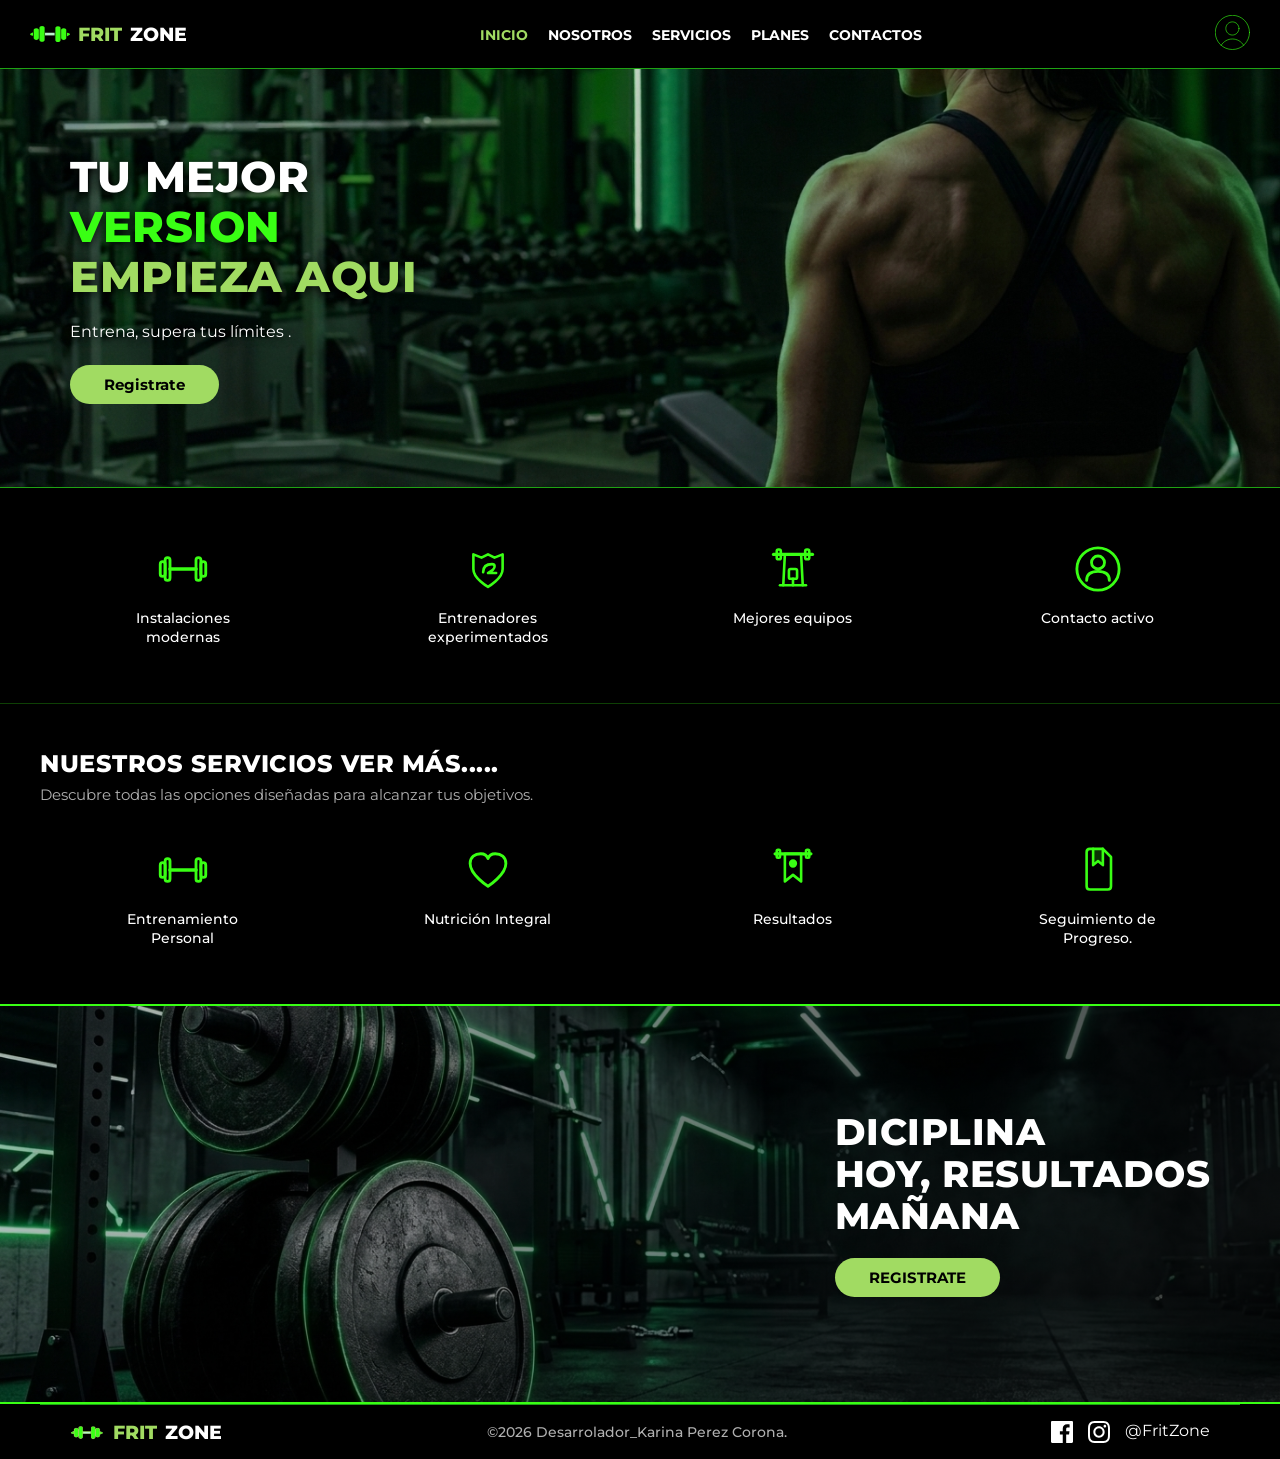
<file: index.html>
<!DOCTYPE html>
<html lang="es">

<head>
  <meta charset="UTF-8">
  <meta name="viewport" content="width=device-width, initial-scale=1.0">
  <title>FITZONE</title>
  <link rel="preconnect" href="https://fonts.googleapis.com">
  <link rel="preconnect" href="https://fonts.gstatic.com" crossorigin>
  <link href="https://fonts.googleapis.com/css2?family=Montserrat:wght@400;700&display=swap" rel="stylesheet">
  <link rel="stylesheet" href="CSS/miEstilo.css">
  <link rel="stylesheet" href="CSS/miEstiloo.css">
</head>

<body>
  <header>
    <div>
      <img src="images/logo.svg" alt="logo">
      <h6>FRIT</h6>
      <h5>ZONE</h5>
    </div>
    <nav>
      <ul>
        <li><a href="index.html" class="active">INICIO</a></li>
        <li><a href="nosotros.html">NOSOTROS</a></li>
        <li><a href="entrenadores.html">SERVICIOS</a></li>
        <li><a href="planes.html">PLANES</a></li>
        <li><a href="contactos.html">CONTACTOS</a></li>
      </ul>
    </nav>
    <a href="iniciarSesion.html">
      <img src="images/perfil.svg" alt="perfil">
    </a>
  </header>

  <main>

    <section class="hero" id="index">
      <div class="hero-overlay"></div>
      <div class="hero-contenedor">
        <div class="hero-contenido">
          <h1 class="hero-titulo">
            <span class="texto-blanco">TU MEJOR</span><br>
            <span class="texto-verde">VERSION</span><br>
            <span class="texto-verde-claro">EMPIEZA AQUI</span>
          </h1>
          <p class="hero-subtitulo">Entrena, supera tus límites .</p>
          <a href="iniciarSesion.html" class="btn-registrate">Registrate</a>
        </div>
      </div>
    </section>


    <section class="seccion-caracteristicas" id="nosotros">
      <div class="contenedor-caracteristicas">
        <div class="item-caracteristica">
          <svg class="icono-svg" viewBox="0 0 64 48" fill="none" stroke="#39FF14" stroke-width="3.5" stroke-linecap="round" stroke-linejoin="round">
            <line x1="16" y1="24" x2="48" y2="24" stroke-width="4.5"/>
            <rect x="10" y="10" width="6" height="28" rx="3"/>
            <rect x="4" y="15" width="6" height="18" rx="3"/>
            <rect x="48" y="10" width="6" height="28" rx="3"/>
            <rect x="54" y="15" width="6" height="18" rx="3"/>
          </svg>
          <p>Instalaciones<br>modernas</p>
        </div>

        <div class="item-caracteristica">
          <svg class="icono-svg" viewBox="0 0 64 64" fill="none" stroke="#39FF14" stroke-width="3.2" stroke-linecap="round" stroke-linejoin="round">
            <path d="M14 14 L24 18 L32 14 L40 18 L50 14 V32 C50 44 32 54 32 54 C32 54 14 44 14 32 Z"/>
            <path d="M26 36 C26 28 32 26 37 26 C41 26 41 30 38 33 L32 37 H42"/>
          </svg>
          <p>Entrenadores<br>experimentados</p>
        </div>

        <div class="item-caracteristica">
          <svg class="icono-svg" viewBox="0 0 64 64" fill="none" stroke="#39FF14" stroke-width="3.2" stroke-linecap="round" stroke-linejoin="round">
            <line x1="8" y1="14" x2="56" y2="14" stroke-width="4"/>
            <rect x="12" y="8" width="5" height="12" rx="2"/>
            <rect x="47" y="8" width="5" height="12" rx="2"/>
            <path d="M22 14 L20 52 M42 14 L44 52"/>
            <rect x="27" y="32" width="10" height="12" rx="2"/>
            <line x1="32" y1="44" x2="32" y2="52"/>
            <line x1="16" y1="52" x2="48" y2="52"/>
          </svg>
          <p>Mejores equipos</p>
        </div>

        <div class="item-caracteristica" id="contacto">
          <svg class="icono-svg" viewBox="0 0 64 64" fill="none" stroke="#39FF14" stroke-width="3.5" stroke-linecap="round" stroke-linejoin="round">
            <circle cx="32" cy="32" r="26"/>
            <circle cx="32" cy="24" r="8"/>
            <path d="M18 46 C18 38 24 35 32 35 C40 35 46 38 46 46"/>
          </svg>
          <p>Contacto activo</p>
        </div>
      </div>
    </section>

    <section class="seccion-servicios" id="servicios">
      <div class="servicios-contenedor">
        <div class="servicios-cabecera">
          <a href="masServicios.html" class="servicios-titulo">NUESTROS SERVICIOS VER MÁS.....</a>
          <p class="servicios-subtitulo">Descubre todas las opciones diseñadas para alcanzar tus objetivos.</p>
        </div>

        <div class="servicios-grid">
          <div class="item-servicio">
            <svg class="icono-svg" viewBox="0 0 64 48" fill="none" stroke="#39FF14" stroke-width="3.5" stroke-linecap="round" stroke-linejoin="round">
              <line x1="16" y1="24" x2="48" y2="24" stroke-width="4.5"/>
              <rect x="10" y="10" width="6" height="28" rx="3"/>
              <rect x="4" y="15" width="6" height="18" rx="3"/>
              <rect x="48" y="10" width="6" height="28" rx="3"/>
              <rect x="54" y="15" width="6" height="18" rx="3"/>
            </svg>
            <p>Entrenamiento<br>Personal</p>
          </div>

          <div class="item-servicio">
            <svg class="icono-svg" viewBox="0 0 64 64" fill="none" stroke="#39FF14" stroke-width="3.5" stroke-linecap="round" stroke-linejoin="round">
              <path d="M32 52 C32 52 10 38 10 24 C10 16 16 12 23 12 C28 12 31 15 32 18 C33 15 36 12 41 12 C48 12 54 16 54 24 C54 38 32 52 32 52 Z"/>
            </svg>
            <p>Nutrición Integral</p>
          </div>

          <div class="item-servicio">
            <svg class="icono-svg" viewBox="0 0 64 64" fill="none" stroke="#39FF14" stroke-width="3.2" stroke-linecap="round" stroke-linejoin="round">
              <line x1="10" y1="12" x2="54" y2="12" stroke-width="4"/>
              <rect x="12" y="7" width="4" height="10" rx="1.5"/>
              <rect x="48" y="7" width="4" height="10" rx="1.5"/>
              <path d="M22 12 V46 L32 38 L42 46 V12 Z"/>
              <circle cx="32" cy="24" r="3.5" fill="#39FF14"/>
            </svg>
            <p>Resultados</p>
          </div>

          <div class="item-servicio">
            <svg class="icono-svg" viewBox="0 0 64 64" fill="none" stroke="#39FF14" stroke-width="3.2" stroke-linecap="round" stroke-linejoin="round">
              <path d="M18 10 C18 7.5 19.5 6 22 6 H38 L48 16 V52 C48 54.5 46.5 56 44 56 H22 C19.5 56 18 54.5 18 52 Z"/>
              <path d="M26 6 V26 L32 21 L38 26 V6" fill="rgba(57, 255, 20, 0.2)"/>
            </svg>
            <p>Seguimiento de<br>Progreso.</p>
          </div>
        </div>
      </div>
    </section>
    <section class="banner-disciplina" id="planes">
      <div class="banner-disciplina-overlay"></div>
      <div class="banner-disciplina-contenedor">
        <div class="banner-disciplina-contenido">
          <h2 class="banner-disciplina-titulo">
            DICIPLINA<br>
            HOY, RESULTADOS<br>
            MAÑANA
          </h2>
          <a href="iniciarSesion.html" class="btn-registrate">REGISTRATE</a>
        </div>
      </div>
    </section>

  </main>
  
    <footer>
    <div class="footer-logo">
      <img src="imagenes/logo.png" alt="logo">
      <h6>FRIT</h6>
      <h5>ZONE</h5>
    </div>

    <p class="footer-autor">&copy;2026 Desarrolador_Karina Perez Corona.</p>

    <div class="footer-redes">
      <a href="https://facebook.com" target="_blank" aria-label="Facebook">
        <svg xmlns="http://www.w3.org/2000/svg" width="22" height="22" fill="currentColor" viewBox="0 0 24 24">
          <path d="M22.675 0h-21.35c-.732 0-1.325.593-1.325 1.325v21.351c0 .731.593 1.324 1.325 1.324h11.495v-9.294h-3.128v-3.622h3.128v-2.671c0-3.1 1.893-4.788 4.659-4.788 1.325 0 2.463.099 2.795.143v3.24l-1.918.001c-1.504 0-1.795.715-1.795 1.763v2.313h3.587l-.467 3.622h-3.12v9.293h6.116c.73 0 1.323-.593 1.323-1.325v-21.35c0-.732-.593-1.325-1.325-1.325z"/>
        </svg>
      </a>
      <a href="https://instagram.com" target="_blank" aria-label="Instagram">
        <svg xmlns="http://www.w3.org/2000/svg" width="22" height="22" fill="currentColor" viewBox="0 0 24 24">
          <path d="M12 2.163c3.204 0 3.584.012 4.85.07 3.252.148 4.771 1.691 4.919 4.919.058 1.265.069 1.645.069 4.849 0 3.205-.012 3.584-.069 4.849-.149 3.225-1.664 4.771-4.919 4.919-1.266.058-1.644.07-4.85.07-3.204 0-3.584-.012-4.849-.07-3.26-.149-4.771-1.699-4.919-4.92-.058-1.265-.07-1.644-.07-4.849 0-3.204.013-3.583.07-4.849.149-3.227 1.664-4.771 4.919-4.919 1.266-.057 1.645-.069 4.849-.069zm0-2.163c-3.259 0-3.667.014-4.947.072-4.358.2-6.78 2.618-6.98 6.98-.059 1.281-.073 1.689-.073 4.948 0 3.259.014 3.668.072 4.948.2 4.358 2.618 6.78 6.98 6.98 1.281.058 1.689.072 4.948.072 3.259 0 3.668-.014 4.948-.072 4.354-.2 6.782-2.618 6.979-6.98.059-1.28.073-1.689.073-4.948 0-3.259-.014-3.667-.072-4.947-.196-4.354-2.617-6.78-6.979-6.98-1.281-.059-1.69-.073-4.949-.073zm0 5.838c-3.403 0-6.162 2.759-6.162 6.162s2.759 6.163 6.162 6.163 6.162-2.759 6.162-6.163c0-3.403-2.759-6.162-6.162-6.162zm0 10.162c-2.209 0-4-1.79-4-4 0-2.209 1.791-4 4-4s4 1.791 4 4c0 2.21-1.791 4-4 4zm6.406-11.845c-.796 0-1.441.645-1.441 1.44s.645 1.44 1.441 1.44c.795 0 1.439-.645 1.439-1.44s-.644-1.44-1.439-1.44z"/>
        </svg>
      </a>
      <span>@FritZone</span>
    </div>
  </footer>
  

</body>

</html>
</file>
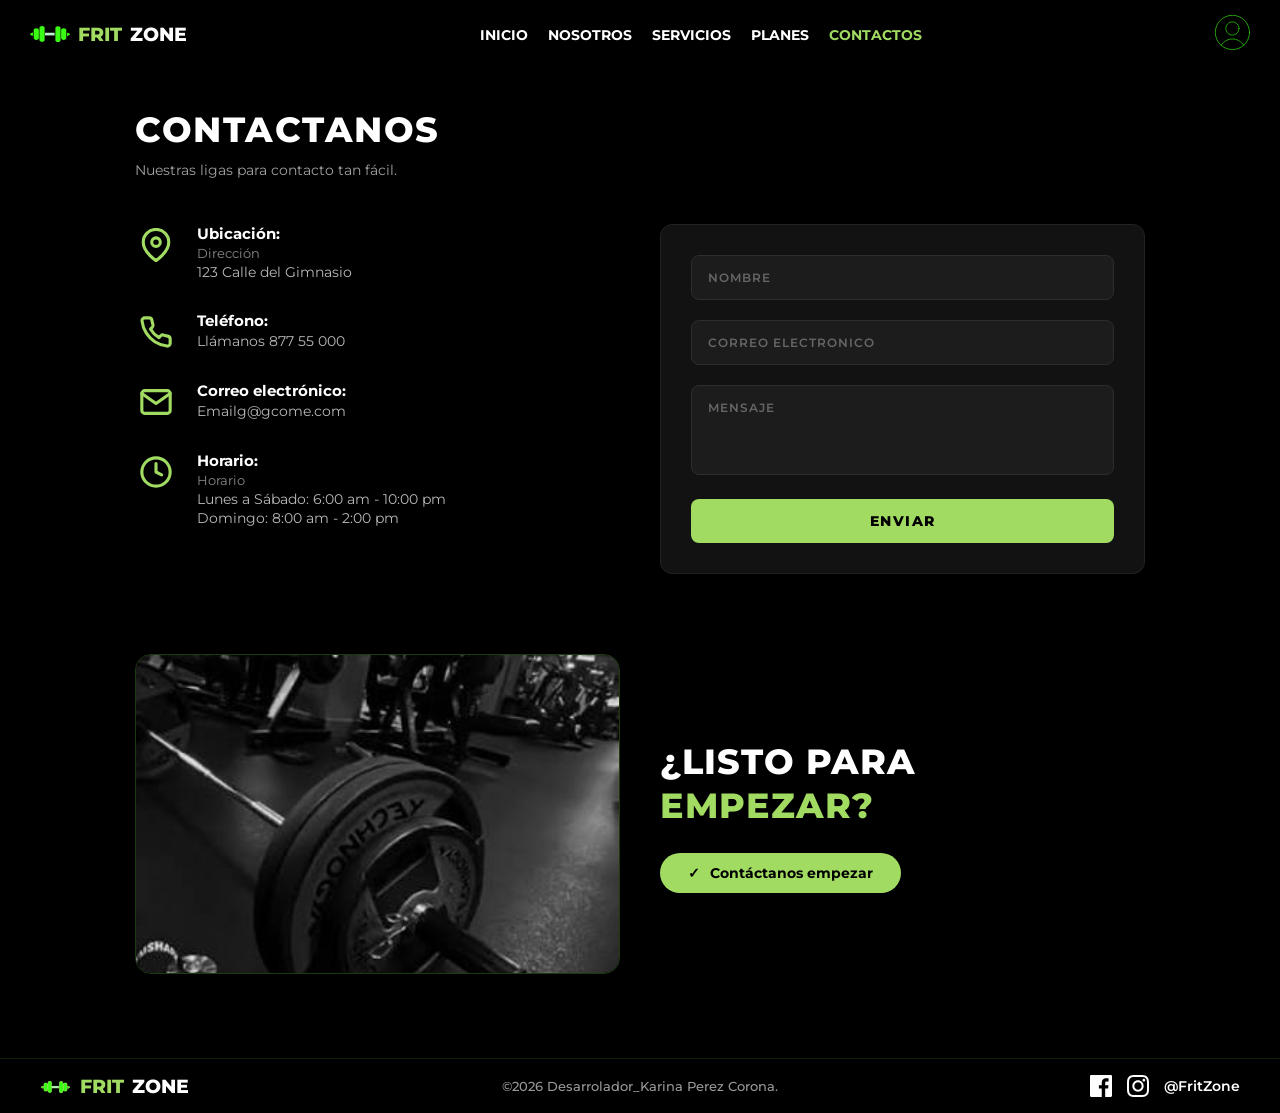
<file: contactos.html>
<!DOCTYPE html>
<html lang="es">

<head>
  <meta charset="UTF-8">
  <meta name="viewport" content="width=device-width, initial-scale=1.0">
  <title>FITZONE</title>
  <link rel="preconnect" href="https://fonts.googleapis.com">
  <link rel="preconnect" href="https://fonts.gstatic.com" crossorigin>
  <link href="https://fonts.googleapis.com/css2?family=Montserrat:wght@400;700&display=swap" rel="stylesheet">
  <link rel="stylesheet" href="CSS/miEstilo.css">
  <link rel="stylesheet" href="CSS/contactos.css">
</head>

<body>
  <header>
    <div>
      <img src="images/logo.svg" alt="logo">
      <h6>FRIT</h6>
      <h5>ZONE</h5>
    </div>
    <nav>
      <ul>
        <li><a href="index.html">INICIO</a></li>
        <li><a href="nosotros.html">NOSOTROS</a></li>
        <li><a href="entrenadores.html">SERVICIOS</a></li>
        <li><a href="planes.html">PLANES</a></li>
        <li><a href="contactos.html" class="active">CONTACTOS</a></li>
      </ul>
    </nav>
    <a href="iniciarSesion.html">
      <img src="images/perfil.svg" alt="perfil">
    </a>
  </header>

  <main>

    <section class="contacto-header">
      <h1>CONTACTANOS</h1>
      <p>Nuestras ligas para contacto tan fácil.</p>
    </section>

    <section class="contacto-grid">

      <article class="contacto-info">

        <div class="info-item">
          <div class="icon-box">
            <svg viewBox="0 0 24 24" fill="none" stroke="#a1db62" stroke-width="2.2" stroke-linecap="round" stroke-linejoin="round">
              <path d="M21 10c0 7-9 13-9 13s-9-6-9-13a9 9 0 0 1 18 0z"></path>
              <circle cx="12" cy="10" r="3"></circle>
            </svg>
          </div>
          <div class="info-text">
            <h4>Ubicación:</h4>
            <p class="sub-label">Dirección</p>
            <p>123 Calle del Gimnasio</p>
          </div>
        </div>

        <div class="info-item">
          <div class="icon-box">
            <svg viewBox="0 0 24 24" fill="none" stroke="#a1db62" stroke-width="2.2" stroke-linecap="round" stroke-linejoin="round">
              <path d="M22 16.92v3a2 2 0 0 1-2.18 2 19.79 19.79 0 0 1-8.63-3.07 19.5 19.5 0 0 1-6-6 19.79 19.79 0 0 1-3.07-8.67A2 2 0 0 1 4.11 2h3a2 2 0 0 1 2 1.72 12.84 12.84 0 0 0 .7 2.81 2 2 0 0 1-.45 2.11L8.09 9.91a16 16 0 0 0 6 6l1.27-1.27a2 2 0 0 1 2.11-.45 12.84 12.84 0 0 0 2.81.7A2 2 0 0 1 22 16.92z"></path>
            </svg>
          </div>
          <div class="info-text">
            <h4>Teléfono:</h4>
            <p>Llámanos 877 55 000</p>
          </div>
        </div>

        <div class="info-item">
          <div class="icon-box">
            <svg viewBox="0 0 24 24" fill="none" stroke="#a1db62" stroke-width="2.2" stroke-linecap="round" stroke-linejoin="round">
              <path d="M4 4h16c1.1 0 2 .9 2 2v12c0 1.1-.9 2-2 2H4c-1.1 0-2-.9-2-2V6c0-1.1.9-2 2-2z"></path>
              <polyline points="22,6 12,13 2,6"></polyline>
            </svg>
          </div>
          <div class="info-text">
            <h4>Correo electrónico:</h4>
            <p>Emailg@gcome.com</p>
          </div>
        </div>

        <div class="info-item">
          <div class="icon-box">
            <svg viewBox="0 0 24 24" fill="none" stroke="#a1db62" stroke-width="2.2" stroke-linecap="round" stroke-linejoin="round">
              <circle cx="12" cy="12" r="10"></circle>
              <polyline points="12 6 12 12 16 14"></polyline>
            </svg>
          </div>
          <div class="info-text">
            <h4>Horario:</h4>
            <p class="sub-label">Horario</p>
            <p>Lunes a Sábado: 6:00 am - 10:00 pm</p>
            <p>Domingo: 8:00 am - 2:00 pm</p>
          </div>
        </div>

      </article>

      <article class="formulario-card">
        <form action="contactos.html" method="GET">
          
          <div class="form-group">
            <input type="text" id="nombre" name="nombre" placeholder="NOMBRE" required>
          </div>

          <div class="form-group">
            <input type="email" id="correo" name="correo" placeholder="CORREO ELECTRONICO" required>
          </div>

          <div class="form-group">
            <textarea id="mensaje" name="mensaje" rows="4" placeholder="MENSAJE" required></textarea>
          </div>

          <button type="submit" class="btn-enviar">ENVIAR</button>
        </form>
      </article>

    </section>

    <section class="empezar-section">
      <figure class="media-frame">
        <img src="imagenes/gim.jpg" alt="Instalaciones del gimnasio">
      </figure>

      <article class="empezar-content">
        <h2>¿LISTO PARA <br><span class="text-green">EMPEZAR?</span></h2>
        <a href="contactos.html" class="btn-empezar">
          <span class="check-icon">✓</span> Contáctanos empezar
        </a>
      </article>
    </section>

  </main>

  <footer>
    <div class="footer-logo">
      <img src="imagenes/logo.png" alt="logo">
      <h6>FRIT</h6>
      <h5>ZONE</h5>
    </div>
 <p class="footer-autor">&copy;2026 Desarrolador_Karina Perez Corona.</p>

    <div class="footer-redes">
      <a href="https://facebook.com" target="_blank" aria-label="Facebook">
        <svg xmlns="http://www.w3.org/2000/svg" width="22" height="22" fill="currentColor" viewBox="0 0 24 24">
          <path d="M22.675 0h-21.35c-.732 0-1.325.593-1.325 1.325v21.351c0 .731.593 1.324 1.325 1.324h11.495v-9.294h-3.128v-3.622h3.128v-2.671c0-3.1 1.893-4.788 4.659-4.788 1.325 0 2.463.099 2.795.143v3.24l-1.918.001c-1.504 0-1.795.715-1.795 1.763v2.313h3.587l-.467 3.622h-3.12v9.293h6.116c.73 0 1.323-.593 1.323-1.325v-21.35c0-.732-.593-1.325-1.325-1.325z"/>
        </svg>
      </a>
      <a href="https://instagram.com" target="_blank" aria-label="Instagram">
        <svg xmlns="http://www.w3.org/2000/svg" width="22" height="22" fill="currentColor" viewBox="0 0 24 24">
          <path d="M12 2.163c3.204 0 3.584.012 4.85.07 3.252.148 4.771 1.691 4.919 4.919.058 1.265.069 1.645.069 4.849 0 3.205-.012 3.584-.069 4.849-.149 3.225-1.664 4.771-4.919 4.919-1.266.058-1.644.07-4.85.07-3.204 0-3.584-.012-4.849-.07-3.26-.149-4.771-1.699-4.919-4.92-.058-1.265-.07-1.644-.07-4.849 0-3.204.013-3.583.07-4.849.149-3.227 1.664-4.771 4.919-4.919 1.266-.057 1.645-.069 4.849-.069zm0-2.163c-3.259 0-3.667.014-4.947.072-4.358.2-6.78 2.618-6.98 6.98-.059 1.281-.073 1.689-.073 4.948 0 3.259.014 3.668.072 4.948.2 4.358 2.618 6.78 6.98 6.98 1.281.058 1.689.072 4.948.072 3.259 0 3.668-.014 4.948-.072 4.354-.2 6.782-2.618 6.979-6.98.059-1.28.073-1.689.073-4.948 0-3.259-.014-3.667-.072-4.947-.196-4.354-2.617-6.78-6.979-6.98-1.281-.059-1.69-.073-4.949-.073zm0 5.838c-3.403 0-6.162 2.759-6.162 6.162s2.759 6.163 6.162 6.163 6.162-2.759 6.162-6.163c0-3.403-2.759-6.162-6.162-6.162zm0 10.162c-2.209 0-4-1.79-4-4 0-2.209 1.791-4 4-4s4 1.791 4 4c0 2.21-1.791 4-4 4zm6.406-11.845c-.796 0-1.441.645-1.441 1.44s.645 1.44 1.441 1.44c.795 0 1.439-.645 1.439-1.44s-.644-1.44-1.439-1.44z"/>
        </svg>
      </a>
      <span>@FritZone</span>
    </div>
  </footer>

</body>

</html>
</file>
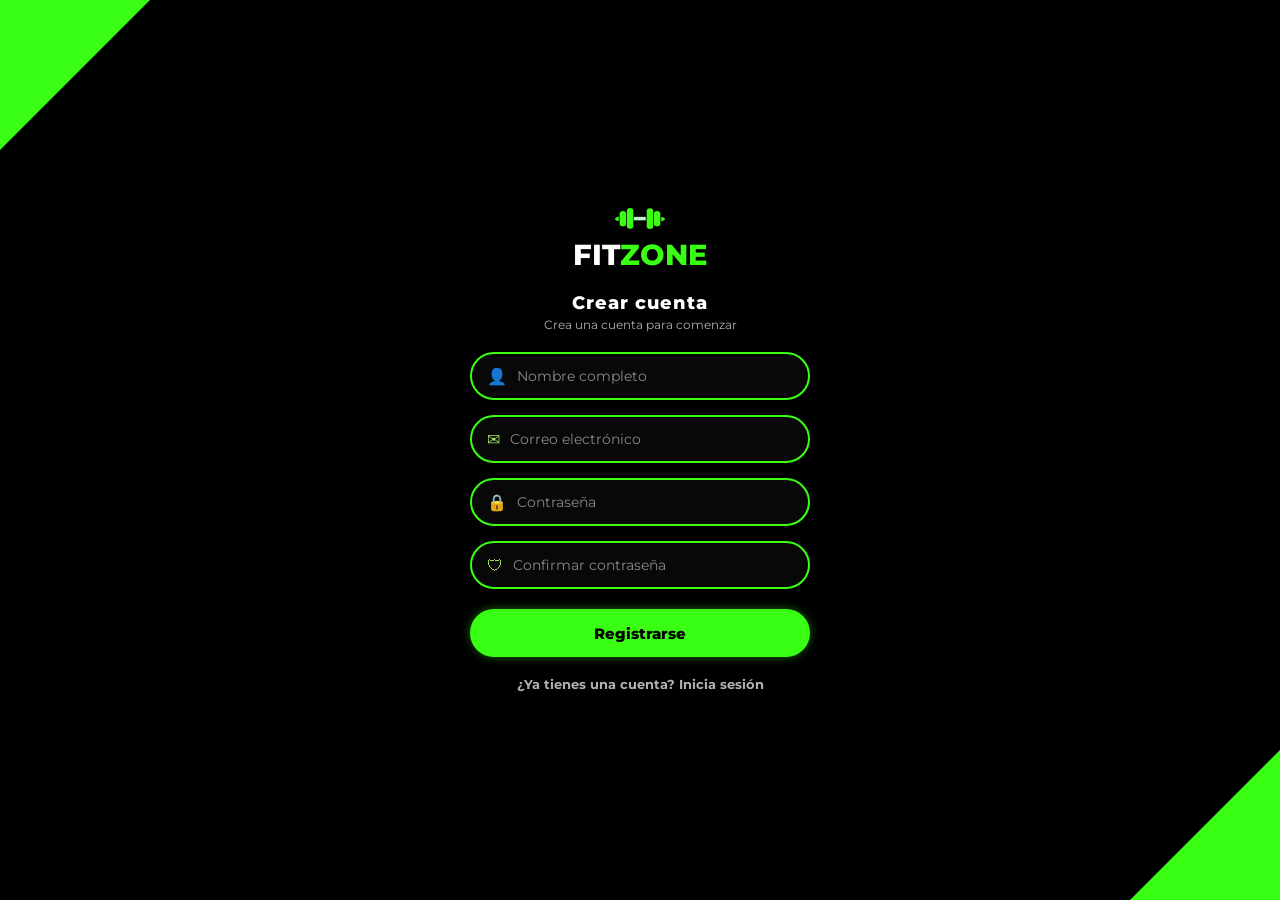
<file: crearCuenta.html>
<!DOCTYPE html>
<html lang="es">
<head>
    <meta charset="UTF-8">
    <title>FITZONE - Crear Cuenta</title>
    <link rel="stylesheet" href="CSS/miEstilo.css">
      <link rel="preconnect" href="https://fonts.googleapis.com">
  <link rel="preconnect" href="https://fonts.gstatic.com" crossorigin>
    <link href="https://fonts.googleapis.com/css2?family=Montserrat:wght@400;600;800&display=swap" rel="stylesheet">
</head>
<body class="login-body">
    <div class="esquina-superior"></div>

    <div class="login-container">
        <div class="login-logo">
            <img src="images/logo.svg" alt="FITZONE Logo">
            <h1>FIT<span>ZONE</span></h1>
        </div>

        <div class="subtitulo-registro">
            <h2>Crear cuenta</h2>
            <p>Crea una cuenta para comenzar</p>
        </div>

        <form class="login-form">
            <div class="input-grupo">
                <span class="icono">👤</span>
                <input type="text" placeholder="Nombre completo" required>
            </div>

            <div class="input-grupo">
                <span class="icono">✉</span>
                <input type="email" placeholder="Correo electrónico" required>
            </div>

            <div class="input-grupo">
                <span class="icono">🔒</span>
                <input type="password" placeholder="Contraseña" required>
            </div>

            <div class="input-grupo">
                <span class="icono">🛡</span>
                <input type="password" placeholder="Confirmar contraseña" required>
            </div>

            <a href="perfil.html" class="btn-neon btn-link">Registrarse</a>

            <div class="recuperar-link centro">
                <a href="iniciarSesion.html">¿Ya tienes una cuenta? Inicia sesión</a>
            </div>
        </form>
    </div>

    
    <div class="esquina-inferior"></div>

</body>
</html>
</file>
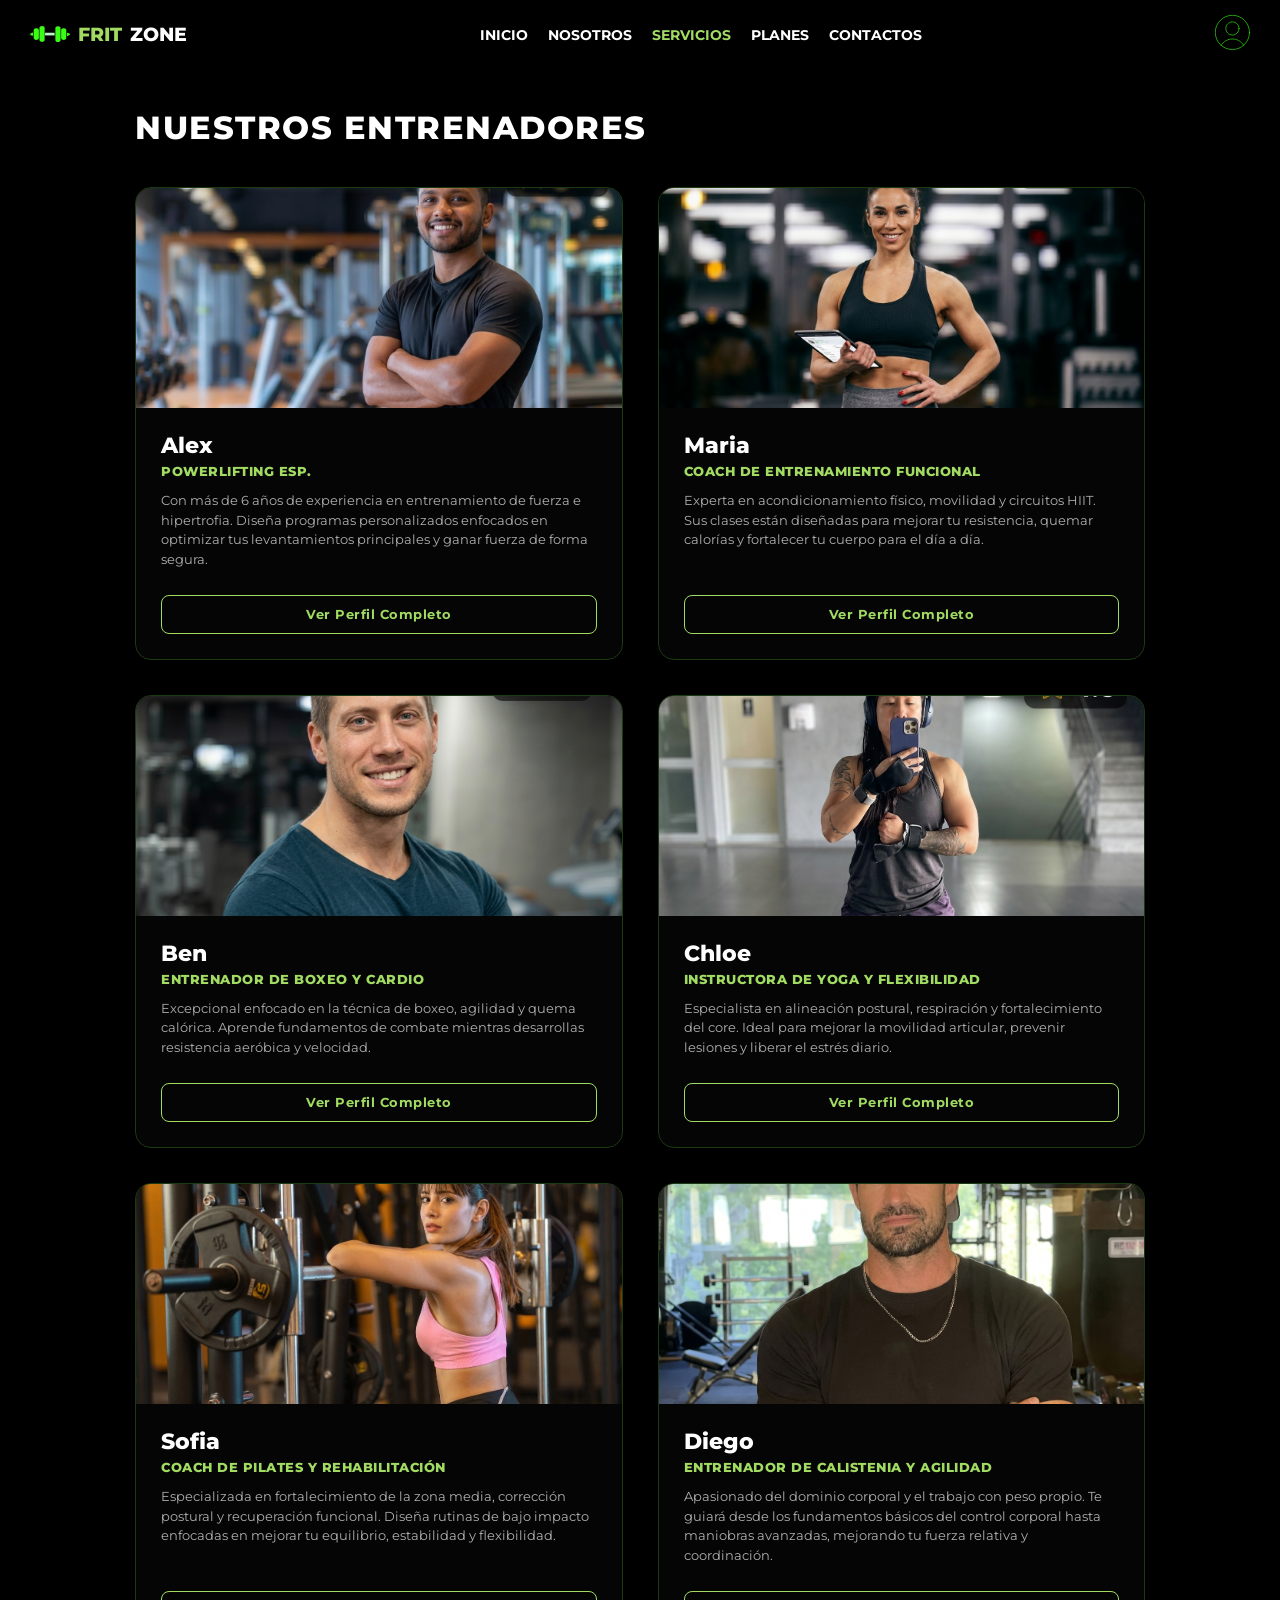
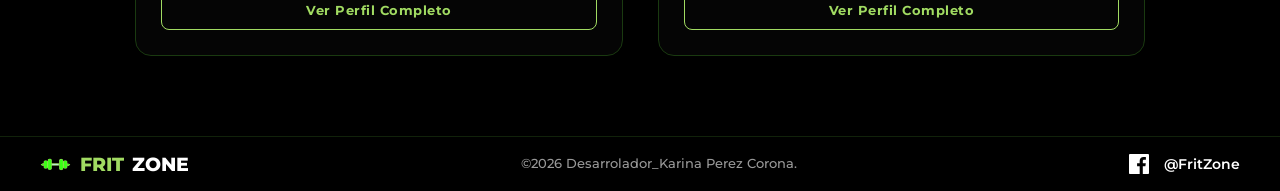
<file: entrenadores.html>
<!DOCTYPE html>
<html lang="es">

<head>
  <meta charset="UTF-8">
  <meta name="viewport" content="width=device-width, initial-scale=1.0">
  <title>FITZONE</title>
  <link rel="preconnect" href="https://fonts.googleapis.com">
  <link rel="preconnect" href="https://fonts.gstatic.com" crossorigin>
  <link href="https://fonts.googleapis.com/css2?family=Montserrat:wght@400;700&display=swap" rel="stylesheet">
  <link rel="stylesheet" href="CSS/miEstilo.css">
  <link rel="stylesheet" href="CSS/entrenadores.css">
</head>

<body>
  <header>
    <div>
      <img src="images/logo.svg" alt="logo">
      <h6>FRIT</h6>
      <h5>ZONE</h5>
    </div>
    <nav>
      <ul>
        <li><a href="index.html">INICIO</a></li>
        <li><a href="nosotros.html">NOSOTROS</a></li>
        <li><a href="entrenadores.html" class="active">SERVICIOS</a></li>
        <li><a href="planes.html">PLANES</a></li>
        <li><a href="contactos.html">CONTACTOS</a></li>
      </ul>
    </nav>
    <a href="iniciarSesion.html">
      <img src="images/perfil.svg" alt="perfil">
    </a>
  </header>


 
  <main>

    <section class="entrenadores-header">
      <h1>NUESTROS ENTRENADORES</h1>
    </section>

   
    <section class="grid-entrenadores">

     
      <article class="trainer-card">
     
        <div class="trainer-img">
          <img src="imagenes/E1.jpg" alt="Alex">
        </div>
        <div class="trainer-info">
          <h2>Alex</h2>
          <h3 class="specialty">POWERLIFTING ESP.</h3>
          <p>Con más de 6 años de experiencia en entrenamiento de fuerza e hipertrofia. Diseña programas personalizados enfocados en optimizar tus levantamientos principales y ganar fuerza de forma segura.</p>
          <a href="perfilEntrenador.html" class="btn-perfil">Ver Perfil Completo</a>
        </div>
      </article>

     
      <article class="trainer-card">
      
        <div class="trainer-img">
          <img src="imagenes/E2.jpg" alt="Maria">
        </div>
        <div class="trainer-info">
          <h2>Maria</h2>
          <h3 class="specialty">COACH DE ENTRENAMIENTO FUNCIONAL</h3>
          <p>Experta en acondicionamiento físico, movilidad y circuitos HIIT. Sus clases están diseñadas para mejorar tu resistencia, quemar calorías y fortalecer tu cuerpo para el día a día.</p>
          <a href="perfilEntrenador.html" class="btn-perfil">Ver Perfil Completo</a>
        </div>
      </article>

     
      <article class="trainer-card">
        
        <div class="trainer-img">
          <img src="imagenes/E3.jpg" alt="Ben">
        </div>
        <div class="trainer-info">
          <h2>Ben</h2>
          <h3 class="specialty">ENTRENADOR DE BOXEO Y CARDIO</h3>
          <p>Excepcional enfocado en la técnica de boxeo, agilidad y quema calórica. Aprende fundamentos de combate mientras desarrollas resistencia aeróbica y velocidad.</p>
          <a href="perfilEntrenador.html" class="btn-perfil">Ver Perfil Completo</a>
        </div>
      </article>

 
      <article class="trainer-card">
     
        <div class="trainer-img">
          <img src="imagenes/E4.jpg" alt="Chloe">
        </div>
        <div class="trainer-info">
          <h2>Chloe</h2>
          <h3 class="specialty">INSTRUCTORA DE YOGA Y FLEXIBILIDAD</h3>
          <p>Especialista en alineación postural, respiración y fortalecimiento del core. Ideal para mejorar la movilidad articular, prevenir lesiones y liberar el estrés diario.</p>
          <a href="perfilEntrenador.html" class="btn-perfil">Ver Perfil Completo</a>
        </div>
      </article>

      <article class="trainer-card">
        <div class="trainer-img">
          <img src="imagenes/E5.jpg" alt="Sofia">
        </div>
        <div class="trainer-info">
          <h2>Sofia</h2>
          <h3 class="specialty">COACH DE PILATES Y REHABILITACIÓN</h3>
          <p>Especializada en fortalecimiento de la zona media, corrección postural y recuperación funcional. Diseña rutinas de bajo impacto enfocadas en mejorar tu equilibrio, estabilidad y flexibilidad.</p>
          <a href="perfilEntrenador.html" class="btn-perfil">Ver Perfil Completo</a>
        </div>
      </article>

      <article class="trainer-card">
        <div class="trainer-img">
          <img src="imagenes/E6.jpg" alt="Diego">
        </div>
        <div class="trainer-info">
          <h2>Diego</h2>
          <h3 class="specialty">ENTRENADOR DE CALISTENIA Y AGILIDAD</h3>
          <p>Apasionado del dominio corporal y el trabajo con peso propio. Te guiará desde los fundamentos básicos del control corporal hasta maniobras avanzadas, mejorando tu fuerza relativa y coordinación.</p>
          <a href="perfilEntrenador.html" class="btn-perfil">Ver Perfil Completo</a>
        </div>
      </article>

    </section>

  </main>

  <footer>
    <div class="footer-logo">
      <img src="imagenes/logo.png" alt="logo">
      <h6>FRIT</h6>
      <h5>ZONE</h5>
    </div>

     <p class="footer-autor">&copy;2026 Desarrolador_Karina Perez Corona.</p>

    <div class="footer-redes">
      <a href="https://facebook.com" target="_blank" aria-label="Facebook">
        <svg xmlns="http://www.w3.org/2000/svg" width="20" height="20" fill="currentColor" viewBox="0 0 24 24">
          <path d="M22.675 0h-21.35c-.732 0-1.325.593-1.325 1.325v21.351c0 .731.593 1.324 1.325 1.324h11.495v-9.294h-3.128v-3.622h3.128v-2.671c0-3.1 1.893-4.788 4.659-4.788 1.325 0 2.463.099 2.795.143v3.24l-1.918.001c-1.504 0-1.795.715-1.795 1.763v2.313h3.587l-.467 3.622h-3.12v9.293h6.116c.73 0 1.323-.593 1.323-1.325v-21.35c0-.732-.593-1.325-1.325-1.325z"/>
        </svg>
      </a>
      <span>@FritZone</span>
    </div>
  </footer>

</body>

</html>
</file>
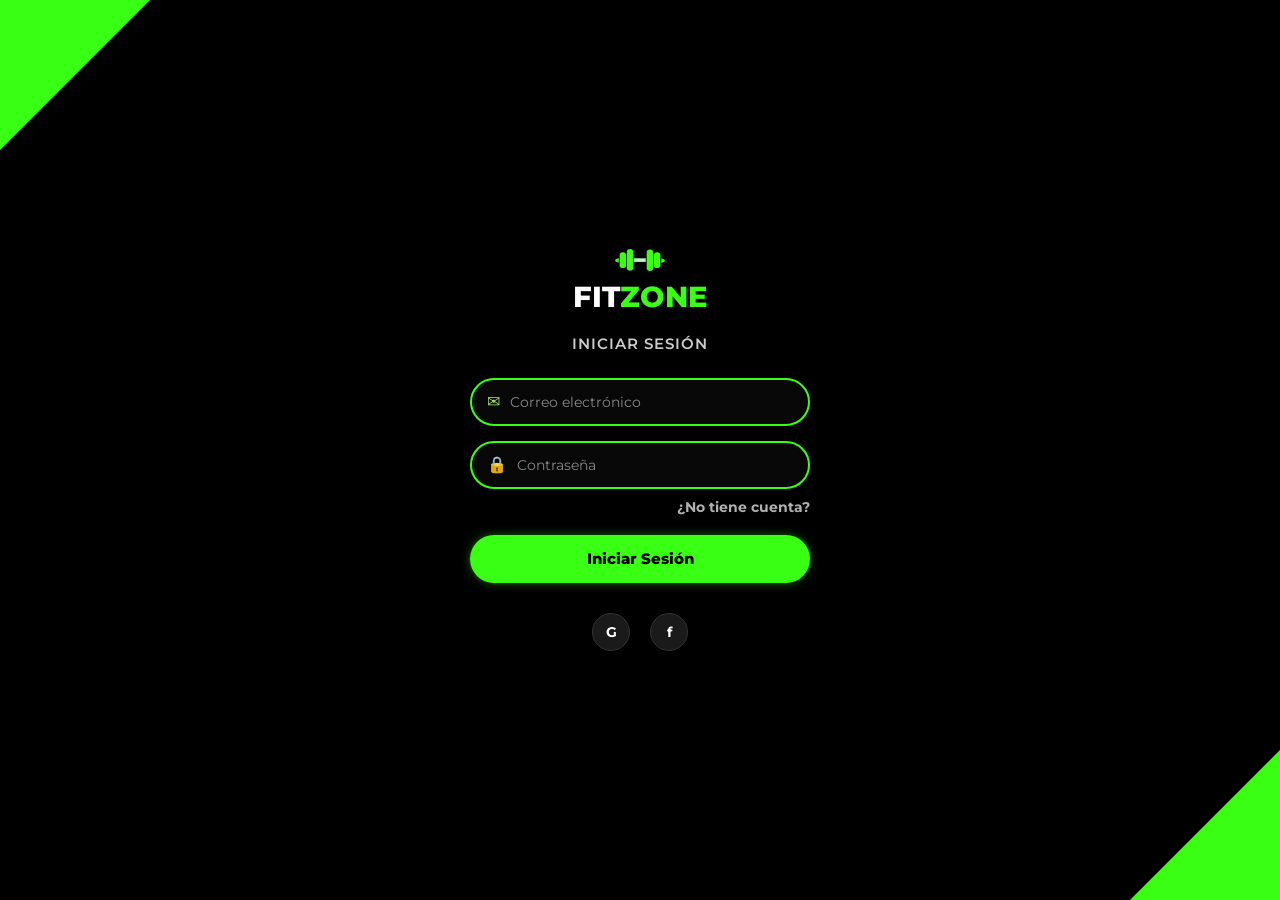
<file: iniciarSesion.html>
<!DOCTYPE html>
<html lang="es">
<head>
    <meta charset="UTF-8">
    <title>FITZONE - Iniciar Sesión</title>
    <link rel="stylesheet" href="CSS/miEstilo.css">
      <link rel="preconnect" href="https://fonts.googleapis.com">
  <link rel="preconnect" href="https://fonts.gstatic.com" crossorigin>
    <link href="https://fonts.googleapis.com/css2?family=Montserrat:wght@400;600;800&display=swap" rel="stylesheet">
</head>
<body class="login-body">

    <div class="esquina-superior"></div>

    <div class="login-container">
        
        <div class="login-logo">
            <img src="images/logo.svg" alt="FITZONE Logo">
            <h1>FIT<span>ZONE</span></h1>
        </div>

        <h2>INICIAR SESIÓN</h2>

        <form class="login-form">
            <div class="input-grupo">
                <span class="icono">✉</span>
                <input type="email" placeholder="Correo electrónico" required>
            </div>

            <div class="input-grupo">
                <span class="icono">🔒</span>
                <input type="password" placeholder="Contraseña" required>
            </div>

            <div class="recuperar-link">
                <a href="crearCuenta.html">¿No tiene cuenta?</a>
            </div>

            <a href="perfil.html" class="btn-neon btn-link">Iniciar Sesión</a>
        </form>
        <div class="social-login">
            <a href="iniciarSesion.html" class="social-icon">G</a>
            <a href="iniciarSesion.html" class="social-icon">f</a>
        </div>
    </div>
    <div class="esquina-inferior"></div>

</body>
</html>
</file>
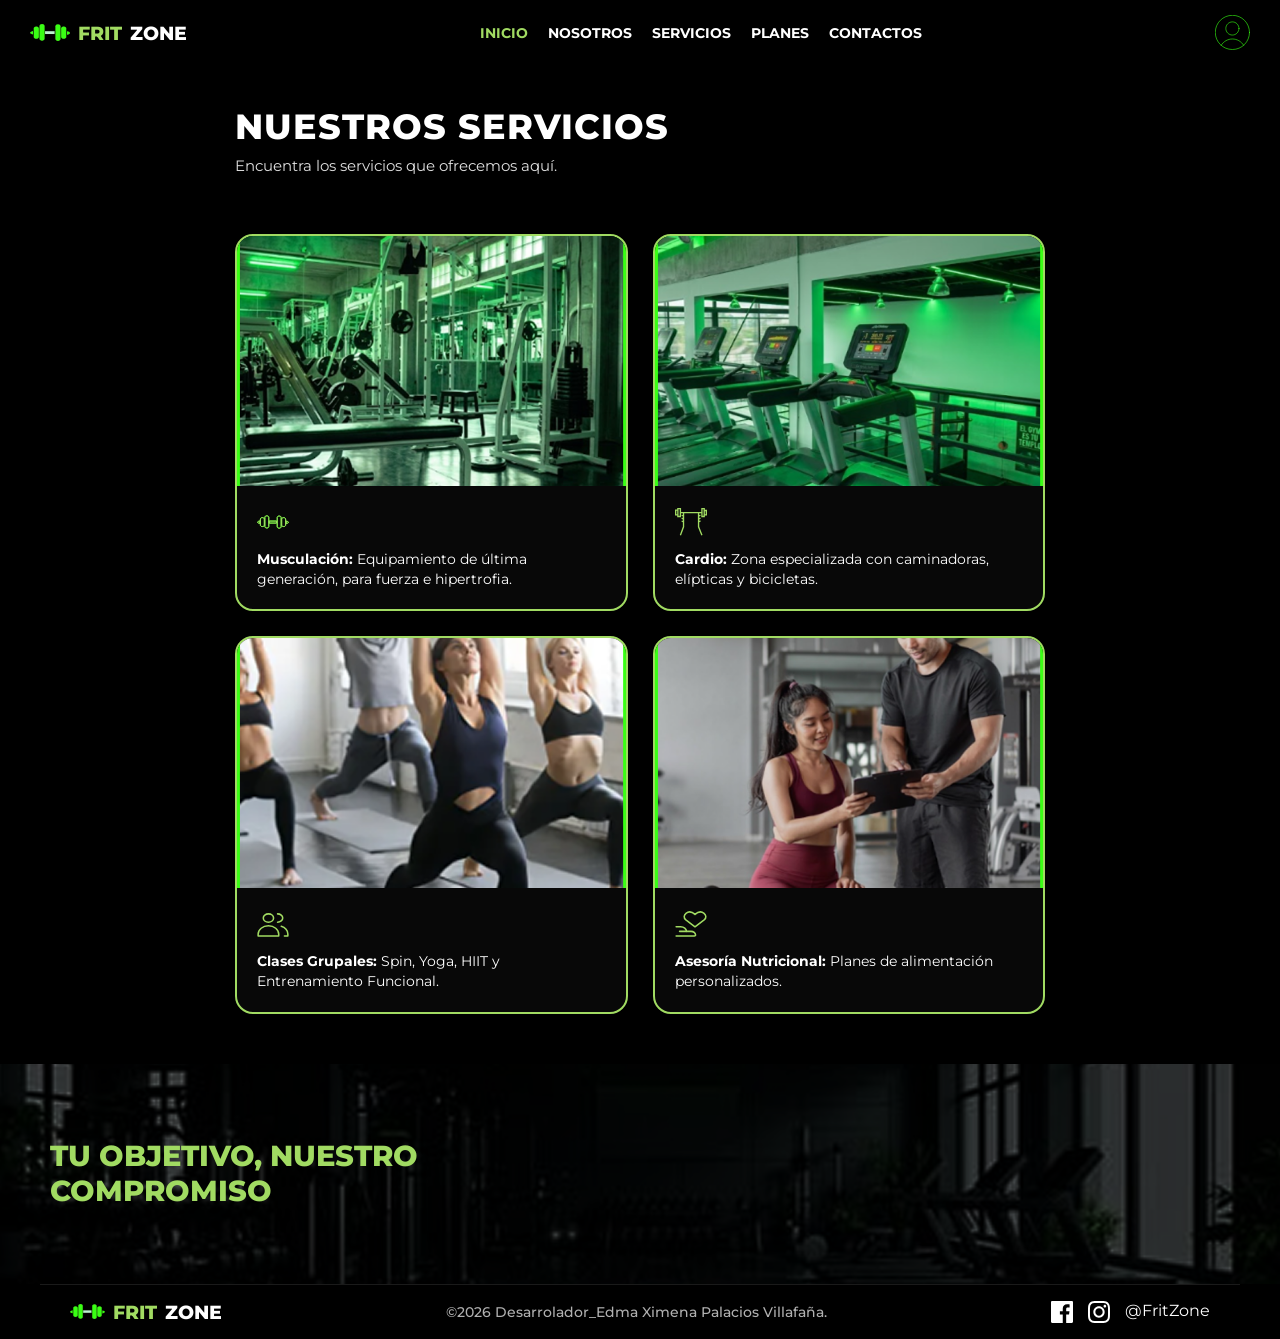
<file: masServicios.html>
<html lang="es">

<head>
  <meta charset="UTF-8">
  <meta name="viewport" content="width=device-width, initial-scale=1.0">
  <title>FITZONE</title>
  <link rel="preconnect" href="https://fonts.googleapis.com">
  <link rel="preconnect" href="https://fonts.gstatic.com" crossorigin>
  <link href="https://fonts.googleapis.com/css2?family=Montserrat:wght@400;700&display=swap" rel="stylesheet">
  <link rel="stylesheet" href="CSS/miEstilo.css">
</head>

<body>
  <header>
    <div>
      <img src="images/logo.svg" alt="logo">
      <h6>FRIT</h6>
      <h5>ZONE</h5>
    </div>
    <nav>
      <ul>
        <li><a href="index.html" class="active">INICIO</a></li>
        <li><a href="nosotros.html">NOSOTROS</a></li>
        <li><a href="entrenadores.html">SERVICIOS</a></li>
        <li><a href="planes.html">PLANES</a></li>
        <li><a href="contactos.html">CONTACTOS</a></li>
      </ul>
    </nav>
    <a href="iniciarSesion.html">
      <img src="images/perfil.svg" alt="perfil">
    </a>
  </header>
 

  <main>
    <section class="titulo-seccion">
      <h1>NUESTROS SERVICIOS</h1>
      <p>Encuentra los servicios que ofrecemos aquí.</p>
    </section>
    <br>
    <section class="grid-servicios">
      <article class="tarjeta">
        <img src="images/Rectangle 29.png" alt="Musculación">
        <div class="tarjeta-contenido">
          <img src="images/pesacardio.svg" alt="Icono">
          <p><strong>Musculación:</strong> Equipamiento de última generación, para fuerza e hipertrofia.</p>
        </div>
      </article>

      <article class="tarjeta">
        <img src="images/Rectangle 30.png" alt="Cardio">
        <div class="tarjeta-contenido">
          <img src="images/Vector 9.svg" alt="Icono">
          <p><strong>Cardio:</strong> Zona especializada con caminadoras, elípticas y bicicletas.</p>
        </div>
      </article>

      <article class="tarjeta">
        <img src="images/Rectangle 31.png" alt="Clases Grupales">
        <div class="tarjeta-contenido">
          <img src="images/clasesgrupales.svg" alt="Icono">
          <p><strong>Clases Grupales:</strong> Spin, Yoga, HIIT y Entrenamiento Funcional.</p>
        </div>
      </article>

      <article class="tarjeta">
        <img src="images/Rectangle 32.png" alt="Asesoría Nutricional">
        <div class="tarjeta-contenido">
          <img src="images/asesoris.svg" alt="Icono">
          <p><strong>Asesoría Nutricional:</strong> Planes de alimentación personalizados.</p>
        </div>
      </article>
    </section>

    <section class="banner-compromiso">
      <img src="images/Rectangle 15.png" alt="Gym">
      <h2>TU OBJETIVO, NUESTRO COMPROMISO</h2>
    </section>
  </main>

  <footer>
    <div class="footer-logo">
      <img src="images/logo.svg" alt="logo">
      <h6>FRIT</h6>
      <h5>ZONE</h5>
    </div>

    <p class="footer-autor">&copy;2026 Desarrolador_Edma Ximena Palacios Villafaña.</p>

    <div class="footer-redes">
      <a href="https://facebook.com" target="_blank" aria-label="Facebook">
        <svg xmlns="http://www.w3.org/2000/svg" width="22" height="22" fill="currentColor" viewBox="0 0 24 24">
          <path d="M22.675 0h-21.35c-.732 0-1.325.593-1.325 1.325v21.351c0 .731.593 1.324 1.325 1.324h11.495v-9.294h-3.128v-3.622h3.128v-2.671c0-3.1 1.893-4.788 4.659-4.788 1.325 0 2.463.099 2.795.143v3.24l-1.918.001c-1.504 0-1.795.715-1.795 1.763v2.313h3.587l-.467 3.622h-3.12v9.293h6.116c.73 0 1.323-.593 1.323-1.325v-21.35c0-.732-.593-1.325-1.325-1.325z"/>
        </svg>
      </a>
      <a href="https://instagram.com" target="_blank" aria-label="Instagram">
        <svg xmlns="http://www.w3.org/2000/svg" width="22" height="22" fill="currentColor" viewBox="0 0 24 24">
          <path d="M12 2.163c3.204 0 3.584.012 4.85.07 3.252.148 4.771 1.691 4.919 4.919.058 1.265.069 1.645.069 4.849 0 3.205-.012 3.584-.069 4.849-.149 3.225-1.664 4.771-4.919 4.919-1.266.058-1.644.07-4.85.07-3.204 0-3.584-.012-4.849-.07-3.26-.149-4.771-1.699-4.919-4.92-.058-1.265-.07-1.644-.07-4.849 0-3.204.013-3.583.07-4.849.149-3.227 1.664-4.771 4.919-4.919 1.266-.057 1.645-.069 4.849-.069zm0-2.163c-3.259 0-3.667.014-4.947.072-4.358.2-6.78 2.618-6.98 6.98-.059 1.281-.073 1.689-.073 4.948 0 3.259.014 3.668.072 4.948.2 4.358 2.618 6.78 6.98 6.98 1.281.058 1.689.072 4.948.072 3.259 0 3.668-.014 4.948-.072 4.354-.2 6.782-2.618 6.979-6.98.059-1.28.073-1.689.073-4.948 0-3.259-.014-3.667-.072-4.947-.196-4.354-2.617-6.78-6.979-6.98-1.281-.059-1.69-.073-4.949-.073zm0 5.838c-3.403 0-6.162 2.759-6.162 6.162s2.759 6.163 6.162 6.163 6.162-2.759 6.162-6.163c0-3.403-2.759-6.162-6.162-6.162zm0 10.162c-2.209 0-4-1.79-4-4 0-2.209 1.791-4 4-4s4 1.791 4 4c0 2.21-1.791 4-4 4zm6.406-11.845c-.796 0-1.441.645-1.441 1.44s.645 1.44 1.441 1.44c.795 0 1.439-.645 1.439-1.44s-.644-1.44-1.439-1.44z"/>
        </svg>
      </a>
      <span>@FritZone</span>
    </div>
  </footer>
</body>

</html>
</file>
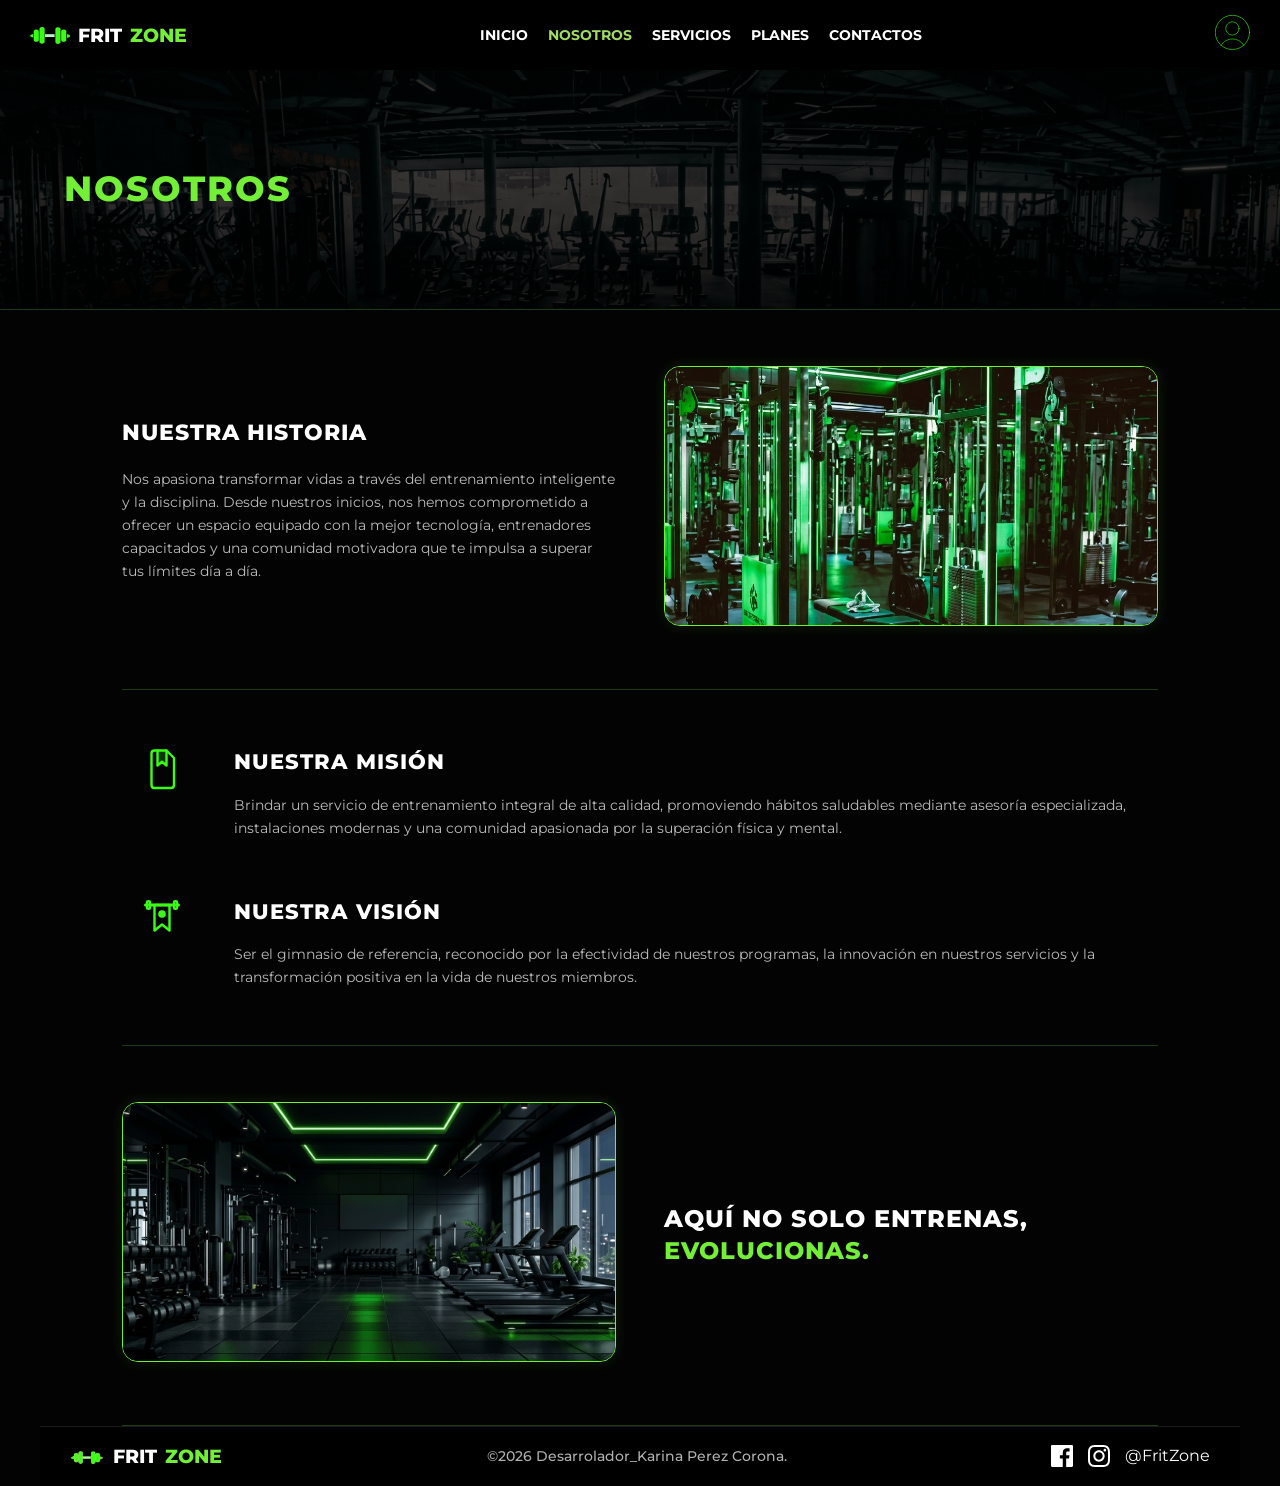
<file: nosotros.html>
<!DOCTYPE html>
<html lang="es">

<head>
  <meta charset="UTF-8">
  <meta name="viewport" content="width=device-width, initial-scale=1.0">
  <title>FITZONE</title>
  <link rel="preconnect" href="https://fonts.googleapis.com">
  <link rel="preconnect" href="https://fonts.gstatic.com" crossorigin>
  <link href="https://fonts.googleapis.com/css2?family=Montserrat:wght@400;700&display=swap" rel="stylesheet">
  <link rel="stylesheet" href="CSS/miEstilo.css">
  <link rel="stylesheet" href="CSS/nosotros.css">
</head>

<body>
  <header>
    <div>
      <img src="images/logo.svg" alt="logo">
      <h6>FRIT</h6>
      <h5>ZONE</h5>
    </div>
    <nav>
      <ul>
        <li><a href="index.html">INICIO</a></li>
        <li><a href="nosotros.html" class="active">NOSOTROS</a></li>
        <li><a href="entrenadores.html">SERVICIOS</a></li>
        <li><a href="planes.html">PLANES</a></li>
        <li><a href="contactos.html">CONTACTOS</a></li>
      </ul>
    </nav>
    <a href="iniciarSesion.html">
      <img src="images/perfil.svg" alt="perfil">
    </a>
  </header>


  <section class="hero-header" >
    <h1>NOSOTROS</h1>
  </section>

  <main>


    <section class="section-history">
      <article class="content-block">
        <h2>NUESTRA HISTORIA</h2>
        <p>
          Nos apasiona transformar vidas a través del entrenamiento inteligente y la disciplina.
          Desde nuestros inicios, nos hemos comprometido a ofrecer un espacio equipado con la mejor
          tecnología, entrenadores capacitados y una comunidad motivadora que te impulsa a superar
          tus límites día a día.
        </p>
      </article>
      
      <figure class="media-frame">
        <img src="imagenes/nosotros2.jpg" alt="nosotros2">
      </figure>
    </section>


    <section class="section-mission-vision">
      
    
      <article class="info-card">
        <figure class="icon-container">
          <img src="imagenes/icono-progreso.svg" alt="icono">
        </figure>
        <div class="text-group">
          <h2>NUESTRA MISIÓN</h2>
          <p>
            Brindar un servicio de entrenamiento integral de alta calidad, promoviendo hábitos saludables
            mediante asesoría especializada, instalaciones modernas y una comunidad apasionada por la
            superación física y mental.
          </p>
        </div>
      </article>
      
      <article class="info-card">
        <figure class="icon-container">
          <img src="imagenes/icono-resultados.svg" alt="Ícono de visión">
        </figure>
        <div class="text-group">
          <h2>NUESTRA VISIÓN</h2>
          <p>
            Ser el gimnasio de referencia, reconocido por la efectividad de nuestros programas, la innovación
            en nuestros servicios y la transformación positiva en la vida de nuestros miembros.
          </p>
        </div>
      </article>

    </section>

    <section class="section-banner">
      <figure class="media-frame">
        <img src="imagenes/nosotros3.jpg" alt="Zona de entrenamiento e iluminación del gimnasio">
      </figure>
      <article class="banner-text">
        <h2>
          AQUÍ NO SOLO ENTRENAS, <br>
          <span class="highlight">EVOLUCIONAS.</span>
        </h2>
      </article>
    </section>

  </main>
  <footer>
    <div class="footer-logo">
      <img src="imagenes/logo.png" alt="logo">
      <h6>FRIT</h6>
      <h5>ZONE</h5>
    </div>

  <p class="footer-autor">&copy;2026 Desarrolador_Karina Perez Corona.</p>

    <div class="footer-redes">
      <a href="https://facebook.com" target="_blank" aria-label="Facebook">
        <svg xmlns="http://www.w3.org/2000/svg" width="22" height="22" fill="currentColor" viewBox="0 0 24 24">
          <path d="M22.675 0h-21.35c-.732 0-1.325.593-1.325 1.325v21.351c0 .731.593 1.324 1.325 1.324h11.495v-9.294h-3.128v-3.622h3.128v-2.671c0-3.1 1.893-4.788 4.659-4.788 1.325 0 2.463.099 2.795.143v3.24l-1.918.001c-1.504 0-1.795.715-1.795 1.763v2.313h3.587l-.467 3.622h-3.12v9.293h6.116c.73 0 1.323-.593 1.323-1.325v-21.35c0-.732-.593-1.325-1.325-1.325z"/>
        </svg>
      </a>
      <a href="https://instagram.com" target="_blank" aria-label="Instagram">
        <svg xmlns="http://www.w3.org/2000/svg" width="22" height="22" fill="currentColor" viewBox="0 0 24 24">
          <path d="M12 2.163c3.204 0 3.584.012 4.85.07 3.252.148 4.771 1.691 4.919 4.919.058 1.265.069 1.645.069 4.849 0 3.205-.012 3.584-.069 4.849-.149 3.225-1.664 4.771-4.919 4.919-1.266.058-1.644.07-4.85.07-3.204 0-3.584-.012-4.849-.07-3.26-.149-4.771-1.699-4.919-4.92-.058-1.265-.07-1.644-.07-4.849 0-3.204.013-3.583.07-4.849.149-3.227 1.664-4.771 4.919-4.919 1.266-.057 1.645-.069 4.849-.069zm0-2.163c-3.259 0-3.667.014-4.947.072-4.358.2-6.78 2.618-6.98 6.98-.059 1.281-.073 1.689-.073 4.948 0 3.259.014 3.668.072 4.948.2 4.358 2.618 6.78 6.98 6.98 1.281.058 1.689.072 4.948.072 3.259 0 3.668-.014 4.948-.072 4.354-.2 6.782-2.618 6.979-6.98.059-1.28.073-1.689.073-4.948 0-3.259-.014-3.667-.072-4.947-.196-4.354-2.617-6.78-6.979-6.98-1.281-.059-1.69-.073-4.949-.073zm0 5.838c-3.403 0-6.162 2.759-6.162 6.162s2.759 6.163 6.162 6.163 6.162-2.759 6.162-6.163c0-3.403-2.759-6.162-6.162-6.162zm0 10.162c-2.209 0-4-1.79-4-4 0-2.209 1.791-4 4-4s4 1.791 4 4c0 2.21-1.791 4-4 4zm6.406-11.845c-.796 0-1.441.645-1.441 1.44s.645 1.44 1.441 1.44c.795 0 1.439-.645 1.439-1.44s-.644-1.44-1.439-1.44z"/>
        </svg>
      </a>
      <span>@FritZone</span>
    </div>
  </footer>

</body>

</html>
</file>
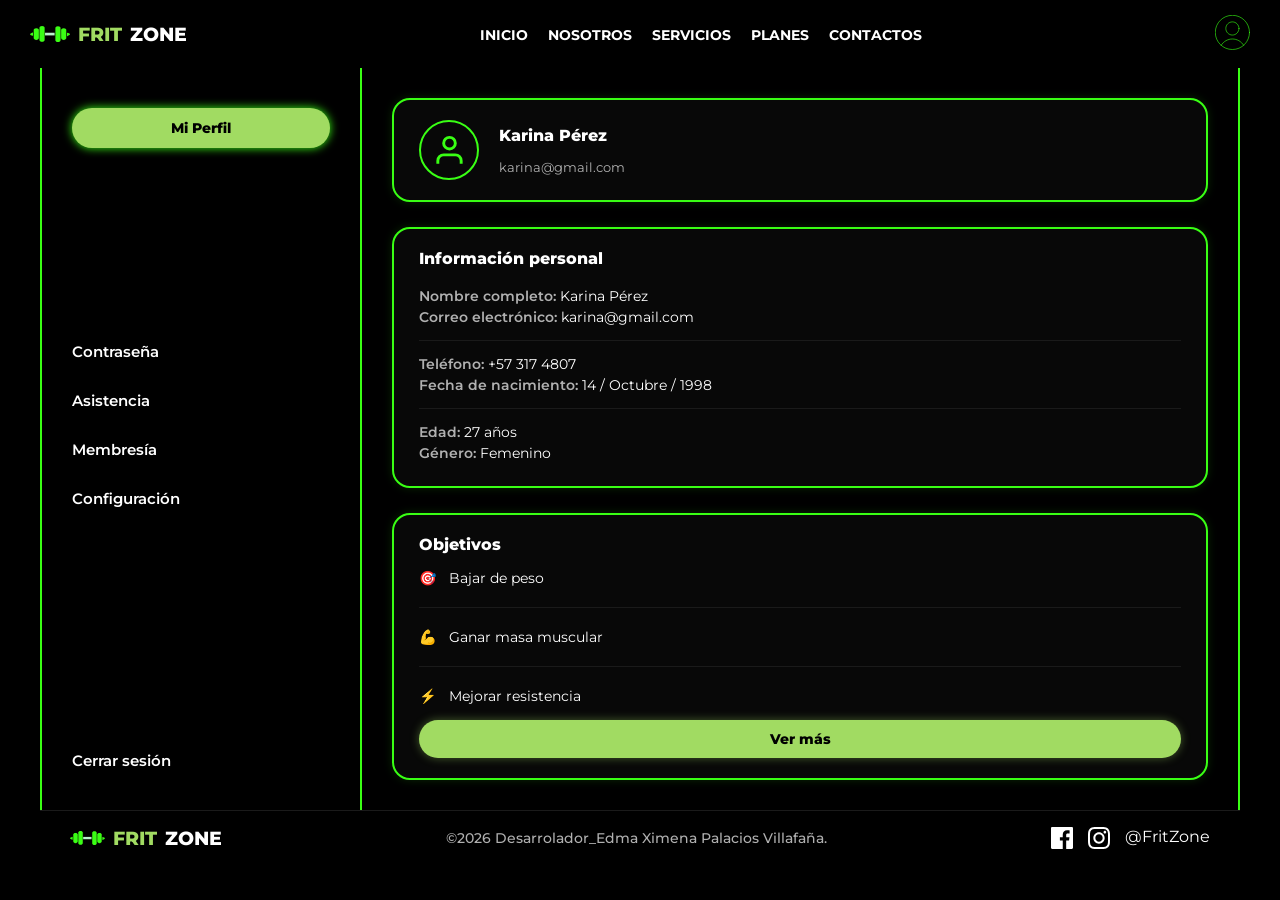
<file: perfil.html>
<!DOCTYPE html>
<html lang="es">

<head>
  <meta charset="UTF-8">
  <meta name="viewport" content="width=device-width, initial-scale=1.0">
  <title>FITZONE</title>
  <link rel="preconnect" href="https://fonts.googleapis.com">
  <link rel="preconnect" href="https://fonts.gstatic.com" crossorigin>
  <link href="https://fonts.googleapis.com/css2?family=Montserrat:wght@400;700&display=swap" rel="stylesheet">
  <link rel="stylesheet" href="CSS/miEstilo.css">
</head>

<body>
  <header>
    <div>
      <img src="images/logo.svg" alt="logo">
      <h6>FRIT</h6>
      <h5>ZONE</h5>
    </div>
    <nav>
      <ul>
        <li><a href="index.html">INICIO</a></li>
        <li><a href="nosotros.html">NOSOTROS</a></li>
        <li><a href="entrenadores.html">SERVICIOS</a></li>
        <li><a href="planes.html">PLANES</a></li>
        <li><a href="contactos.html">CONTACTOS</a></li>
      </ul>
    </nav>
    <a href="iniciarSesion.html">
      <img src="images/perfil.svg" alt="perfil">
    </a>
  </header>

 
    <div class="perfil-layout">
    
        <aside class="perfil-sidebar">
            <a href="perfil.html" class="menu-btn activo">Mi Perfil</a>
            <nav class="menu-opciones">
                <a href="#">Contraseña</a>
                <a href="#">Asistencia</a>
                <a href="#">Membresía</a>
                <a href="#">Configuración</a>
            </nav>
            <a href="iniciarSesion.html" class="menu-logout">Cerrar sesión</a>
        </aside>

        <main class="perfil-contenido">
            
         
            <div class="tarjeta-info usuario-card">
                <div class="usuario-avatar">
                    <svg xmlns="http://www.w3.org/2000/svg" width="35" height="35" fill="none" stroke="#39FF14" stroke-width="2" viewBox="0 0 24 24">
                        <path d="M20 21v-2a4 4 0 0 0-4-4H8a4 4 0 0 0-4 4v2"></path>
                        <circle cx="12" cy="7" r="4"></circle>
                    </svg>
                </div>
                <div class="usuario-datos-rapidos">
                    <h3>Karina Pérez</h3>
                    <p>karina@gmail.com</p>
                </div>
            </div>

            <div class="tarjeta-info">
                <h3>Información personal</h3>
                <div class="info-bloque">
                    <p><span>Nombre completo:</span> Karina Pérez</p>
                    <p><span>Correo electrónico:</span> karina@gmail.com</p>
                </div>
                <hr class="linea-separadora">
                <div class="info-bloque">
                    <p><span>Teléfono:</span> +57 317 4807</p>
                    <p><span>Fecha de nacimiento:</span> 14 / Octubre / 1998</p>
                </div>
                <hr class="linea-separadora">
                <div class="info-bloque">
                    <p><span>Edad:</span> 27 años</p>
                    <p><span>Género:</span> Femenino</p>
                </div>
            </div>

            <div class="tarjeta-info">
                <h3>Objetivos</h3>
                <div class="objetivos-lista">
                    <div class="objetivo-item">
                        <span>🎯</span>
                        <p>Bajar de peso</p>
                    </div>
                    <hr class="linea-separadora">
                    <div class="objetivo-item">
                        <span>💪</span>
                        <p>Ganar masa muscular</p>
                    </div>
                    <hr class="linea-separadora">
                    <div class="objetivo-item">
                        <span>⚡</span>
                        <p>Mejorar resistencia</p>
                    </div>
                </div>
                <button class="btn-neon-full">Ver más</button>
            </div>

        </main>
    </div>

    <footer>
    <div class="footer-logo">
      <img src="images/logo.svg" alt="logo">
      <h6>FRIT</h6>
      <h5>ZONE</h5>
    </div>

    <p class="footer-autor">&copy;2026 Desarrolador_Edma Ximena Palacios Villafaña.</p>

    <div class="footer-redes">
      <a href="https://facebook.com" target="_blank" aria-label="Facebook">
        <svg xmlns="http://www.w3.org/2000/svg" width="22" height="22" fill="currentColor" viewBox="0 0 24 24">
          <path d="M22.675 0h-21.35c-.732 0-1.325.593-1.325 1.325v21.351c0 .731.593 1.324 1.325 1.324h11.495v-9.294h-3.128v-3.622h3.128v-2.671c0-3.1 1.893-4.788 4.659-4.788 1.325 0 2.463.099 2.795.143v3.24l-1.918.001c-1.504 0-1.795.715-1.795 1.763v2.313h3.587l-.467 3.622h-3.12v9.293h6.116c.73 0 1.323-.593 1.323-1.325v-21.35c0-.732-.593-1.325-1.325-1.325z"/>
        </svg>
      </a>
      <a href="https://instagram.com" target="_blank" aria-label="Instagram">
        <svg xmlns="http://www.w3.org/2000/svg" width="22" height="22" fill="currentColor" viewBox="0 0 24 24">
          <path d="M12 2.163c3.204 0 3.584.012 4.85.07 3.252.148 4.771 1.691 4.919 4.919.058 1.265.069 1.645.069 4.849 0 3.205-.012 3.584-.069 4.849-.149 3.225-1.664 4.771-4.919 4.919-1.266.058-1.644.07-4.85.07-3.204 0-3.584-.012-4.849-.07-3.26-.149-4.771-1.699-4.919-4.92-.058-1.265-.07-1.644-.07-4.849 0-3.204.013-3.583.07-4.849.149-3.227 1.664-4.771 4.919-4.919 1.266-.057 1.645-.069 4.849-.069zm0-2.163c-3.259 0-3.667.014-4.947.072-4.358.2-6.78 2.618-6.98 6.98-.059 1.281-.073 1.689-.073 4.948 0 3.259.014 3.668.072 4.948.2 4.358 2.618 6.78 6.98 6.98 1.281.058 1.689.072 4.948.072 3.259 0 3.668-.014 4.948-.072 4.354-.2 6.782-2.618 6.979-6.98.059-1.28.073-1.689.073-4.948 0-3.259-.014-3.667-.072-4.947-.196-4.354-2.617-6.78-6.979-6.98-1.281-.059-1.69-.073-4.949-.073zm0 5.838c-3.403 0-6.162 2.759-6.162 6.162s2.759 6.163 6.162 6.163 6.162-2.759 6.162-6.163c0-3.403-2.759-6.162-6.162-6.162zm0 10.162c-2.209 0-4-1.79-4-4 0-2.209 1.791-4 4-4s4 1.791 4 4c0 2.21-1.791 4-4 4zm6.406-11.845c-.796 0-1.441.645-1.441 1.44s.645 1.44 1.441 1.44c.795 0 1.439-.645 1.439-1.44s-.644-1.44-1.439-1.44z"/>
        </svg>
      </a>
      <span>@FritZone</span>
    </div>
  </footer>

</body>
</html>
</file>
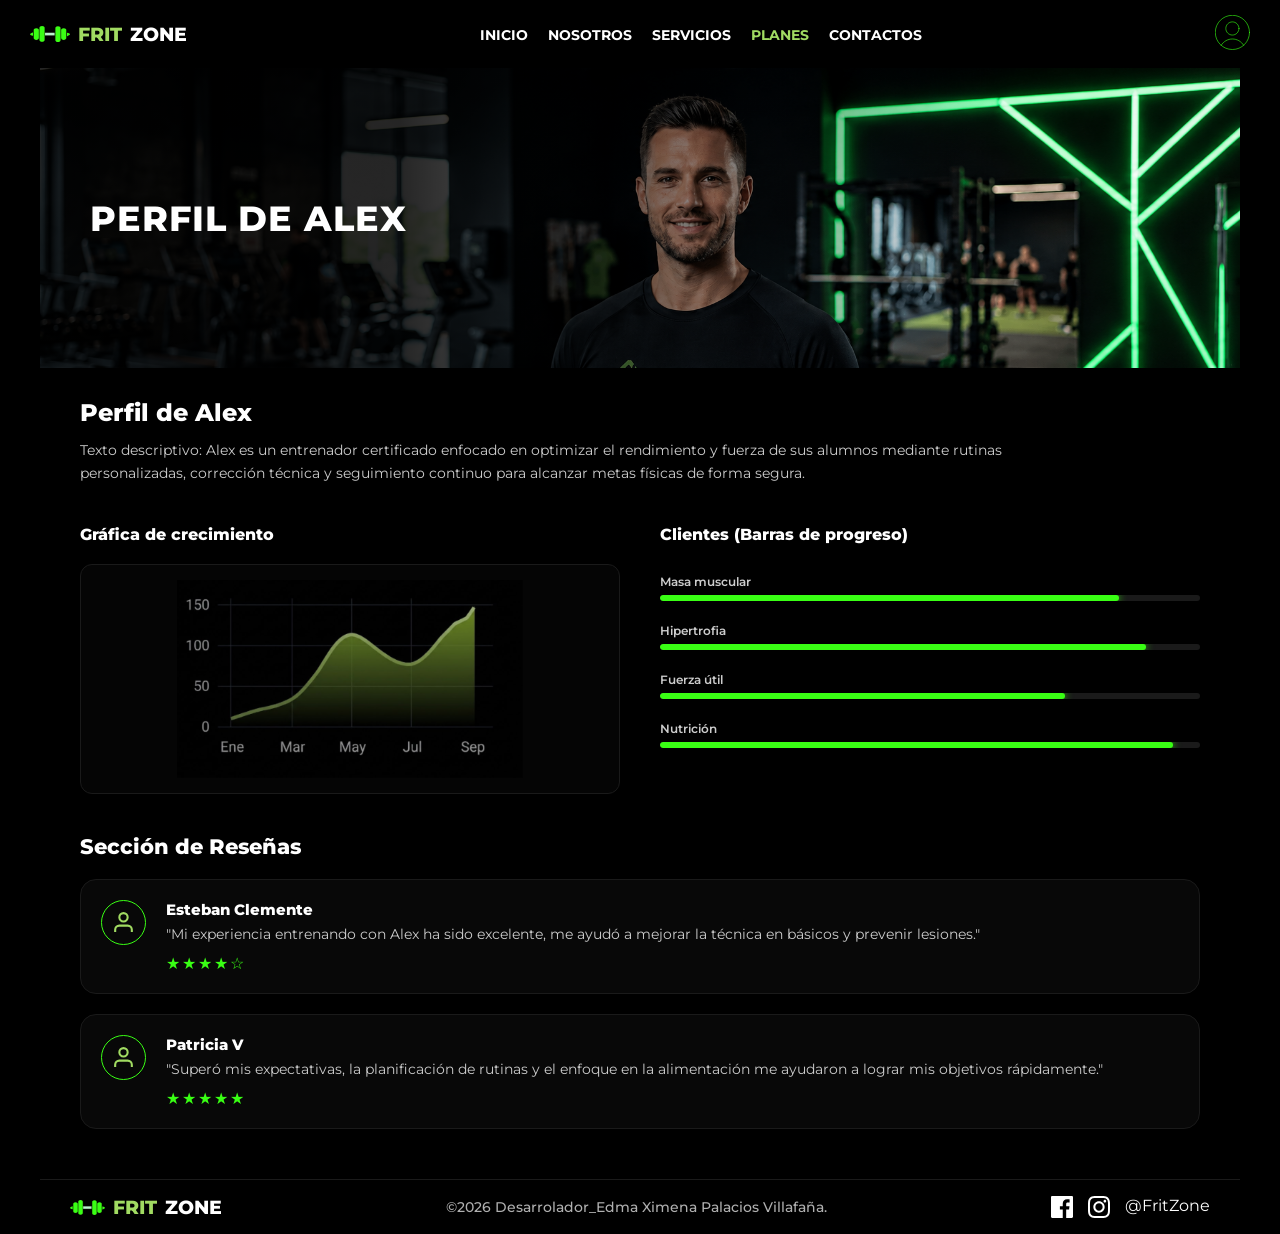
<file: perfilEntrenador.html>
<!DOCTYPE html>
<html lang="es">

<head>
  <meta charset="UTF-8">
  <meta name="viewport" content="width=device-width, initial-scale=1.0">
  <title>FITZONE</title>
  <link rel="preconnect" href="https://fonts.googleapis.com">
  <link rel="preconnect" href="https://fonts.gstatic.com" crossorigin>
  <link href="https://fonts.googleapis.com/css2?family=Montserrat:wght@400;700&display=swap" rel="stylesheet">
  <link rel="stylesheet" href="CSS/miEstilo.css">
</head>

<body>
  <header>
    <div>
      <img src="images/logo.svg" alt="logo">
      <h6>FRIT</h6>
      <h5>ZONE</h5>
    </div>
    <nav>
      <ul>
        <li><a href="index.html">INICIO</a></li>
        <li><a href="nosotros.html">NOSOTROS</a></li>
        <li><a href="entrenadores.html">SERVICIOS</a></li>
        <li><a href="planes.html" class="active">PLANES</a></li>
        <li><a href="contactos.html">CONTACTOS</a></li>
      </ul>
    </nav>
    <a href="iniciarSesion.html">
      <img src="images/perfil.svg" alt="perfil">
    </a>
  </header>


    <section class="entrenador-hero">
        <img src="images/entrenador.png" alt="Alex">
        <div class="entrenador-hero-overlay">
            <h1>PERFIL DE ALEX</h1>
        </div>
    </section>
    <main class="entrenador-contenedor">

        <section class="entrenador-bio">
            <h2>Perfil de Alex</h2>
            <p>Texto descriptivo: Alex es un entrenador certificado enfocado en optimizar el rendimiento y fuerza de sus
                alumnos mediante rutinas personalizadas, corrección técnica y seguimiento continuo para alcanzar metas
                físicas de forma segura.</p>
        </section>
        <section class="entrenador-stats-grid">
            <div class="stats-card">
                <h3>Gráfica de crecimiento</h3>
                <div class="grafica-imagen-container">
                    <img src="images/barra.svg" alt="Gráfica de crecimiento" class="grafica-img">
                </div>
            </div>

            <div class="stats-card">
                <h3>Clientes (Barras de progreso)</h3>
                <div class="barras-lista">
                    <div class="barra-item">
                        <span class="barra-etiqueta">Masa muscular</span>
                        <div class="barra-track">
                            <div class="barra-fill" style="width: 85%;"></div>
                        </div>
                    </div>
                    <div class="barra-item">
                        <span class="barra-etiqueta">Hipertrofia</span>
                        <div class="barra-track">
                            <div class="barra-fill" style="width: 90%;"></div>
                        </div>
                    </div>
                    <div class="barra-item">
                        <span class="barra-etiqueta">Fuerza útil</span>
                        <div class="barra-track">
                            <div class="barra-fill" style="width: 75%;"></div>
                        </div>
                    </div>
                    <div class="barra-item">
                        <span class="barra-etiqueta">Nutrición</span>
                        <div class="barra-track">
                            <div class="barra-fill" style="width: 95%;"></div>
                        </div>
                    </div>
                </div>
            </div>

        </section>

        <section class="resenas-seccion">
            <h2>Sección de Reseñas</h2>

            <div class="resena-tarjeta">
                <div class="resena-icono">
                    <svg viewBox="0 0 24 24" fill="none" stroke="#A1DB62" stroke-width="2">
                        <path d="M20 21v-2a4 4 0 0 0-4-4H8a4 4 0 0 0-4 4v2"></path>
                        <circle cx="12" cy="7" r="4"></circle>
                    </svg>
                </div>
                <div class="resena-contenido">
                    <h4>Esteban Clemente</h4>
                    <p>"Mi experiencia entrenando con Alex ha sido excelente, me ayudó a mejorar la técnica en básicos y
                        prevenir lesiones."</p>
                    <div class="estrellas">
                        <span>★</span><span>★</span><span>★</span><span>★</span><span>☆</span>
                    </div>
                </div>
            </div>

            <div class="resena-tarjeta">
                <div class="resena-icono">
                    <svg viewBox="0 0 24 24" fill="none" stroke="#A1DB62" stroke-width="2">
                        <path d="M20 21v-2a4 4 0 0 0-4-4H8a4 4 0 0 0-4 4v2"></path>
                        <circle cx="12" cy="7" r="4"></circle>
                    </svg>
                </div>
                <div class="resena-contenido">
                    <h4>Patricia V</h4>
                    <p>"Superó mis expectativas, la planificación de rutinas y el enfoque en la alimentación me ayudaron
                        a lograr mis objetivos rápidamente."</p>
                    <div class="estrellas">
                        <span>★</span><span>★</span><span>★</span><span>★</span><span>★</span>
                    </div>
                </div>
            </div>

        </section>

    </main>


    <footer>
        <div class="footer-logo">
            <img src="images/logo.svg" alt="logo">
            <h6>FRIT</h6>
            <h5>ZONE</h5>
        </div>

        <p class="footer-autor">&copy;2026 Desarrolador_Edma Ximena Palacios Villafaña.</p>

        <div class="footer-redes">
            <a href="https://facebook.com" target="_blank" aria-label="Facebook">
                <svg xmlns="http://www.w3.org/2000/svg" width="22" height="22" fill="currentColor" viewBox="0 0 24 24">
                    <path
                        d="M22.675 0h-21.35c-.732 0-1.325.593-1.325 1.325v21.351c0 .731.593 1.324 1.325 1.324h11.495v-9.294h-3.128v-3.622h3.128v-2.671c0-3.1 1.893-4.788 4.659-4.788 1.325 0 2.463.099 2.795.143v3.24l-1.918.001c-1.504 0-1.795.715-1.795 1.763v2.313h3.587l-.467 3.622h-3.12v9.293h6.116c.73 0 1.323-.593 1.323-1.325v-21.35c0-.732-.593-1.325-1.325-1.325z" />
                </svg>
            </a>
            <a href="https://instagram.com" target="_blank" aria-label="Instagram">
                <svg xmlns="http://www.w3.org/2000/svg" width="22" height="22" fill="currentColor" viewBox="0 0 24 24">
                    <path
                        d="M12 2.163c3.204 0 3.584.012 4.85.07 3.252.148 4.771 1.691 4.919 4.919.058 1.265.069 1.645.069 4.849 0 3.205-.012 3.584-.069 4.849-.149 3.225-1.664 4.771-4.919 4.919-1.266.058-1.644.07-4.85.07-3.204 0-3.584-.012-4.849-.07-3.26-.149-4.771-1.699-4.919-4.92-.058-1.265-.07-1.644-.07-4.849 0-3.204.013-3.583.07-4.849.149-3.227 1.664-4.771 4.919-4.919 1.266-.057 1.645-.069 4.849-.069zm0-2.163c-3.259 0-3.667.014-4.947.072-4.358.2-6.78 2.618-6.98 6.98-.059 1.281-.073 1.689-.073 4.948 0 3.259.014 3.668.072 4.948.2 4.358 2.618 6.78 6.98 6.98 1.281.058 1.689.072 4.948.072 3.259 0 3.668-.014 4.948-.072 4.354-.2 6.782-2.618 6.979-6.98.059-1.28.073-1.689.073-4.948 0-3.259-.014-3.667-.072-4.947-.196-4.354-2.617-6.78-6.979-6.98-1.281-.059-1.69-.073-4.949-.073zm0 5.838c-3.403 0-6.162 2.759-6.162 6.162s2.759 6.163 6.162 6.163 6.162-2.759 6.162-6.163c0-3.403-2.759-6.162-6.162-6.162zm0 10.162c-2.209 0-4-1.79-4-4 0-2.209 1.791-4 4-4s4 1.791 4 4c0 2.21-1.791 4-4 4zm6.406-11.845c-.796 0-1.441.645-1.441 1.44s.645 1.44 1.441 1.44c.795 0 1.439-.645 1.439-1.44s-.644-1.44-1.439-1.44z" />
                </svg>
            </a>
            <span>@FritZone</span>
        </div>
    </footer>

</body>

</html>
</file>
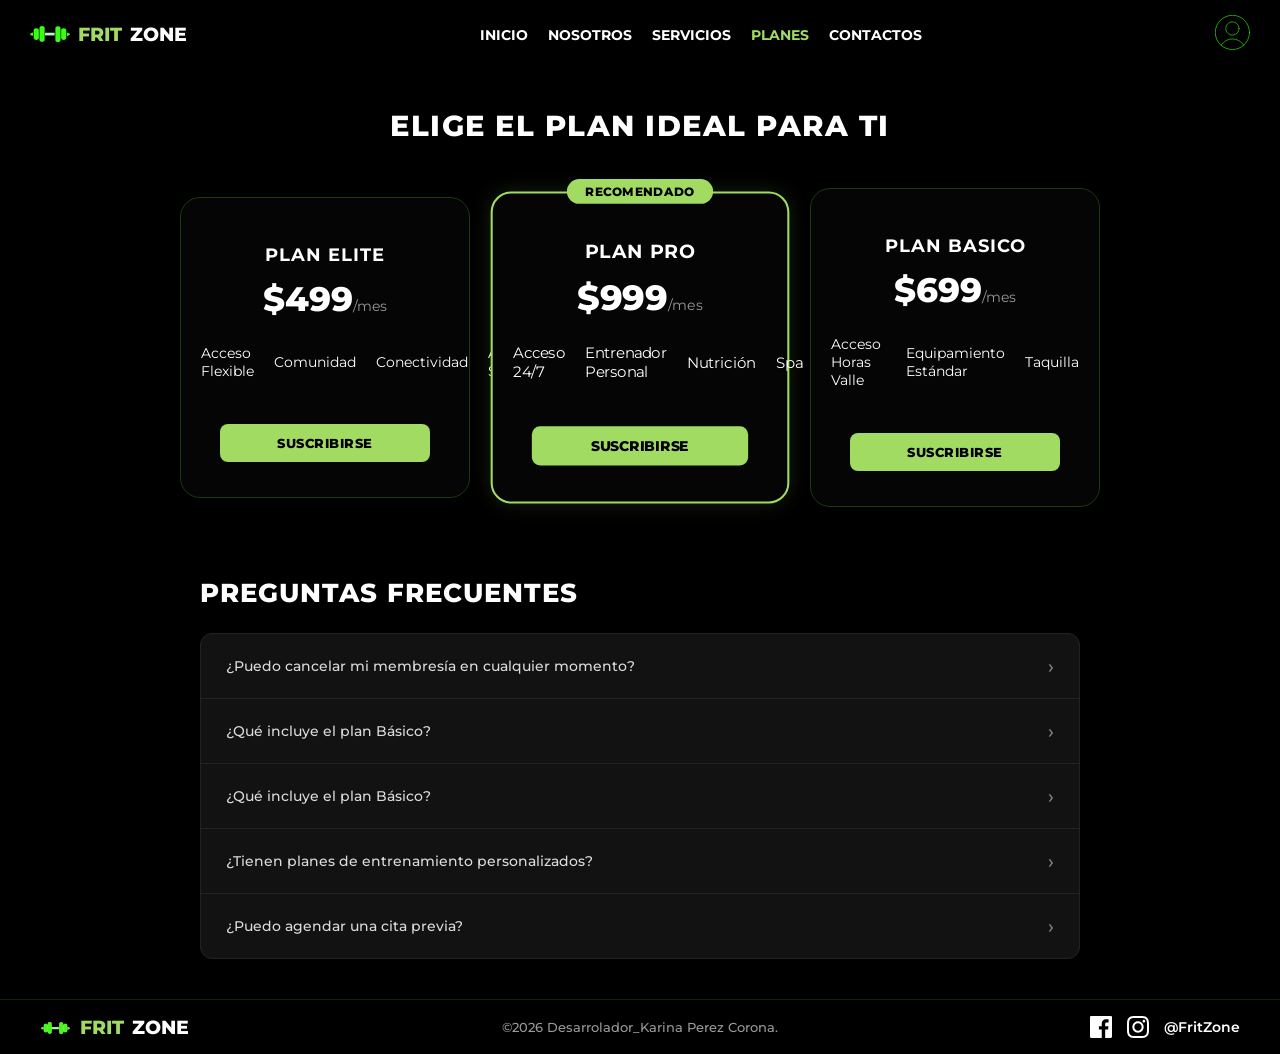
<file: planes.html>
<!DOCTYPE html>
<html lang="es">

<head>
  <meta charset="UTF-8">
  <meta name="viewport" content="width=device-width, initial-scale=1.0">
  <title>FITZONE</title>
  <link rel="preconnect" href="https://fonts.googleapis.com">
  <link rel="preconnect" href="https://fonts.gstatic.com" crossorigin>
  <link href="https://fonts.googleapis.com/css2?family=Montserrat:wght@400;700&display=swap" rel="stylesheet">
  <link rel="stylesheet" href="CSS/miEstilo.css">
  <link rel="stylesheet" href="CSS/planes.css">
</head>

<body>
  <header>
    <div>
      <img src="images/logo.svg" alt="logo">
      <h6>FRIT</h6>
      <h5>ZONE</h5>
    </div>
    <nav>
      <ul>
        <li><a href="index.html" >INICIO</a></li>
        <li><a href="nosotros.html">NOSOTROS</a></li>
        <li><a href="entrenadores.html">SERVICIOS</a></li>
        <li><a href="planes.html" class="active">PLANES</a></li>
        <li><a href="contactos.html">CONTACTOS</a></li>
      </ul>
    </nav>
    <a href="iniciarSesion.html">
      <img src="images/perfil.svg" alt="perfil">
    </a>
  </header>

  </header>

 
  <main>

   
    <section class="planes-container">
      <h2>ELIGE EL PLAN IDEAL PARA TI</h2>

      <div class="cards-grid">
        <article class="plan-card">
          <h3>PLAN ELITE</h3>
          <p class="precio">$499<span>/mes</span></p>
          <ul class="beneficios">
            <li> Acceso Flexible</li>
            <li> Comunidad</li>
            <li> Conectividad</li>
            <li> App de Seguimiento</li>
          </ul>
          <button class="btn-suscribirse">SUSCRIBIRSE</button>
        </article>

        <article class="plan-card destacado">
          <div class="badge">RECOMENDADO</div>
          <h3>PLAN PRO</h3>
          <p class="precio">$999<span>/mes</span></p>
          <ul class="beneficios">
            <li> Acceso 24/7</li>
            <li> Entrenador Personal</li>
            <li> Nutrición</li>
            <li> Spa</li>
          </ul>
          <button class="btn-suscribirse">SUSCRIBIRSE</button>
        </article>

        <!-- PLAN BASICO -->
        <article class="plan-card">
          <h3>PLAN BASICO</h3>
          <p class="precio">$699<span>/mes</span></p>
          <ul class="beneficios">
            <li> Acceso Horas Valle</li>
            <li> Equipamiento Estándar</li>
            <li> Taquilla</li>
          </ul>
          <button class="btn-suscribirse">SUSCRIBIRSE</button>
        </article>

      </div>
    </section>

    <section class="faq-container">
      <h2>PREGUNTAS FRECUENTES</h2>

      <div class="faq-list">
        <details class="faq-item">
          <summary>¿Puedo cancelar mi membresía en cualquier momento?</summary>
          <p>Sí, puedes cancelar tu membresía en cualquier momento sin cargos adicionales y de forma sencilla.</p>
        </details>

        <details class="faq-item">
          <summary>¿Qué incluye el plan Básico?</summary>
          <p>Incluye acceso en horas valle, uso del equipamiento estándar del gimnasio y taquilla.</p>
        </details>

        <details class="faq-item">
          <summary>¿Qué incluye el plan Básico?</summary>
          <p>Ofrece acceso completo a todas las instalaciones en horarios estándar y herramientas básicas de entrenamiento.</p>
        </details>

        <details class="faq-item">
          <summary>¿Tienen planes de entrenamiento personalizados?</summary>
          <p>Sí, contamos con entrenadores capacitados para diseñar rutinas específicas según tus metas físicas.</p>
        </details>

        <details class="faq-item">
          <summary>¿Puedo agendar una cita previa?</summary>
          <p>Por supuesto, puedes programar una cita directamente con la administración o a través de nuestra plataforma.</p>
        </details>
      </div>
    </section>

  </main>

  <footer>
    <div class="footer-logo">
      <img src="imagenes/logo.png" alt="logo">
      <h6>FRIT</h6>
      <h5>ZONE</h5>
    </div>

     <p class="footer-autor">&copy;2026 Desarrolador_Karina Perez Corona.</p>

    <div class="footer-redes">
      <a href="https://facebook.com" target="_blank" aria-label="Facebook">
        <svg xmlns="http://www.w3.org/2000/svg" width="22" height="22" fill="currentColor" viewBox="0 0 24 24">
          <path d="M22.675 0h-21.35c-.732 0-1.325.593-1.325 1.325v21.351c0 .731.593 1.324 1.325 1.324h11.495v-9.294h-3.128v-3.622h3.128v-2.671c0-3.1 1.893-4.788 4.659-4.788 1.325 0 2.463.099 2.795.143v3.24l-1.918.001c-1.504 0-1.795.715-1.795 1.763v2.313h3.587l-.467 3.622h-3.12v9.293h6.116c.73 0 1.323-.593 1.323-1.325v-21.35c0-.732-.593-1.325-1.325-1.325z"/>
        </svg>
      </a>
      <a href="https://instagram.com" target="_blank" aria-label="Instagram">
        <svg xmlns="http://www.w3.org/2000/svg" width="22" height="22" fill="currentColor" viewBox="0 0 24 24">
          <path d="M12 2.163c3.204 0 3.584.012 4.85.07 3.252.148 4.771 1.691 4.919 4.919.058 1.265.069 1.645.069 4.849 0 3.205-.012 3.584-.069 4.849-.149 3.225-1.664 4.771-4.919 4.919-1.266.058-1.644.07-4.85.07-3.204 0-3.584-.012-4.849-.07-3.26-.149-4.771-1.699-4.919-4.92-.058-1.265-.07-1.644-.07-4.849 0-3.204.013-3.583.07-4.849.149-3.227 1.664-4.771 4.919-4.919 1.266-.057 1.645-.069 4.849-.069zm0-2.163c-3.259 0-3.667.014-4.947.072-4.358.2-6.78 2.618-6.98 6.98-.059 1.281-.073 1.689-.073 4.948 0 3.259.014 3.668.072 4.948.2 4.358 2.618 6.78 6.98 6.98 1.281.058 1.689.072 4.948.072 3.259 0 3.668-.014 4.948-.072 4.354-.2 6.782-2.618 6.979-6.98.059-1.28.073-1.689.073-4.948 0-3.259-.014-3.667-.072-4.947-.196-4.354-2.617-6.78-6.979-6.98-1.281-.059-1.69-.073-4.949-.073zm0 5.838c-3.403 0-6.162 2.759-6.162 6.162s2.759 6.163 6.162 6.163 6.162-2.759 6.162-6.163c0-3.403-2.759-6.162-6.162-6.162zm0 10.162c-2.209 0-4-1.79-4-4 0-2.209 1.791-4 4-4s4 1.791 4 4c0 2.21-1.791 4-4 4zm6.406-11.845c-.796 0-1.441.645-1.441 1.44s.645 1.44 1.441 1.44c.795 0 1.439-.645 1.439-1.44s-.644-1.44-1.439-1.44z"/>
        </svg>
      </a>
      <span>@FritZone</span>
    </div>
  </footer>

</body>

</html>
</file>
<file: CSS/miEstilo.css>
* {
    margin: 0;
    padding: 0;
    box-sizing: border-box;
    font-family: "Montserrat", sans-serif;
}

body {
    background-color: #000000;
    color: #ffffff;
}

header {
    display: flex;
    align-items: center;
    justify-content: space-between;
    padding: 15px 30px;
    background-color: #000000;
}

header div {
    display: flex;
    align-items: center;
    gap: 8px;
}

header div img {
    width: 40px;
}

h6 {
    color: #A1DB62;
    font-size: 1.2rem;
    font-weight: 800;
}

h5 {
    color: #ffffff;
    font-size: 1.2rem;
    font-weight: 800;
}

ul {
    display: flex;
    list-style: none;
    gap: 20px;
}

a {
    color: #ffffff;
    text-decoration: none;
    font-weight: bold;
    font-size: 0.85rem;
}

a:hover, .active {
    color: #A1DB62;
}

a > img {
    width: 35px;
}

.titulo-seccion {
    text-align: left;
    max-width: 850px;
    margin: 40px auto 20px auto;
    padding: 0 20px;
}

.titulo-seccion h1 {
    font-size: 2.2rem;
    font-weight: 800;
    letter-spacing: 1px;
    margin-bottom: 8px;
}

.titulo-seccion p {
    color: #e0e0e0;
    font-size: 0.95rem;
}

.grid-servicios {
    display: grid;
    grid-template-columns: repeat(2, 1fr);
    gap: 25px;
    max-width: 850px;
    margin: 20px auto 50px auto;
    padding: 0 20px;
}

.tarjeta {
    border: 2px solid #A1DB62;
    border-radius: 18px;
    overflow: hidden;
    background-color: #080808;
    width: 100%;
    transition: all 0.3s ease;
}

.tarjeta > img {
    width: 100%;
    height: 250px;
    object-fit: cover;
    display: block;
}

.tarjeta:hover, .tarjeta:active {
    border-color: #39FF14;
    box-shadow: 0 0 15px #A1DB62, 0 0 25px #39FF14;
}

.tarjeta-contenido {
    padding: 20px;
    display: flex;
    flex-direction: column;
    gap: 12px;
}

.tarjeta-contenido img {
    width: 32px;
    height: 32px;
}

.tarjeta-contenido p {
    font-size: 0.88rem;
    line-height: 1.4;
    color: #ffffff;
}

.banner-compromiso {
    position: relative;
    width: 100%;
    height: 220px;
    display: flex;
    align-items: center;
    padding-left: 50px;
    overflow: hidden;
}

.banner-compromiso img {
    position: absolute;
    top: 0;
    left: 0;
    width: 100%;
    height: 100%;
    object-fit: cover;
    z-index: 1;
    filter: brightness(0.35);
}

.banner-compromiso h2 {
    position: relative;
    z-index: 2;
    color: #A1DB62;
    font-size: 1.8rem;
    font-weight: 800;
    max-width: 380px;
    line-height: 1.2;
}


/* FOOTER  */

footer {
    display: flex;
    align-items: center;
    justify-content: space-between;
    padding: 15px 30px;
    background-color: #000000;
    border-top: 1px solid #1a1a1a;
    width: 1200px;
    margin: 0 auto;
}

.footer-logo {
    display: flex;
    align-items: center;
    gap: 8px;
}

.footer-logo img {
    width: 35px;
}

.footer-autor {
    font-size: 0.85rem;
    color: #b0b0b0;
    font-weight: 500;
}

.footer-redes {
    display: flex;
    gap: 15px;
}

.footer-redes a {
    color: #ffffff;
    display: flex;
    align-items: center;
    transition: color 0.3s ease, transform 0.3s ease;
}

.footer-redes a:hover {
    color: #39FF14;
    transform: scale(1.1);
}

/* INICIO DE SESIÓN / REGISTRO */

.login-body {
    background-color: #000000;
    color: #ffffff;
    height: 100vh;
    display: flex;
    justify-content: center;
    align-items: center;
    position: relative;
    overflow: hidden;
    background-size: cover;
    background-position: center;
    background-repeat: no-repeat;
}

.esquina-superior {
    position: absolute;
    top: 0;
    left: 0;
    width: 150px;
    height: 150px;
    background-color: #39FF14;
    clip-path: polygon(0 0, 100% 0, 0 100%);
    z-index: 1;
    box-shadow: 0 0 20px #39FF14;
}

.esquina-inferior {
    position: absolute;
    bottom: 0;
    right: 0;
    width: 150px;
    height: 150px;
    background-color: #39FF14;
    clip-path: polygon(100% 0, 100% 100%, 0 100%);
    z-index: 1;
    box-shadow: 0 0 20px #39FF14;
}

.login-container {
    position: relative;
    z-index: 2;
    width: 100%;
    max-width: 400px;
    padding: 30px;
    text-align: center;
}

.login-logo {
    display: flex;
    flex-direction: column;
    align-items: center;
    margin-bottom: 20px;
}

.login-logo img {
    width: 50px;
    margin-bottom: 8px;
}

.login-logo h1 {
    font-size: 1.8rem;
    font-weight: 800;
    color: #ffffff;
}

.login-logo h1 span {
    color: #39FF14;
}

.login-container h2 {
    font-size: 0.95rem;
    font-weight: 600;
    letter-spacing: 1px;
    margin-bottom: 25px;
    color: #cccccc;
}

.login-form {
    display: flex;
    flex-direction: column;
    gap: 15px;
}

.input-grupo {
    position: relative;
    display: flex;
    align-items: center;
    background-color: #080808;
    border: 2px solid #39FF14;
    border-radius: 25px;
    padding: 0 15px;
    height: 48px;
    transition: all 0.3s ease;
}

.input-grupo:hover, .input-grupo:focus-within {
    box-shadow: 0 0 10px #A1DB62, 0 0 15px #39FF14;
}

.input-grupo .icono {
    color: #A1DB62;
    margin-right: 10px;
    font-size: 1rem;
}

.input-grupo input {
    background: transparent;
    border: none;
    outline: none;
    color: #ffffff;
    font-size: 0.85rem;
    width: 100%;
}

.input-grupo input::placeholder {
    color: #888888;
}

.recuperar-link {
    text-align: right;
    font-size: 0.75rem;
    margin-top: -5px;
}

.recuperar-link a {
    color: #b0b0b0;
    text-decoration: none;
}

.recuperar-link a:hover {
    color: #39FF14;
}

.btn-neon {
    background-color: #39FF14;
    color: #000000;
    border: none;
    border-radius: 25px;
    height: 48px;
    font-weight: 800;
    font-size: 0.95rem;
    cursor: pointer;
    box-shadow: 0 0 10px rgba(57, 255, 20, 0.4);
    transition: all 0.3s ease;
    margin-top: 5px;
}

.btn-neon:hover {
    box-shadow: 0 0 20px #39FF14, 0 0 30px #A1DB62;
    background-color: #4eff28;
}

.btn-link {
    display: flex;
    align-items: center;
    justify-content: center;
    text-decoration: none;
}

.social-login {
    display: flex;
    justify-content: center;
    gap: 20px;
    margin-top: 30px;
}

.social-icon {
    width: 38px;
    height: 38px;
    background-color: #1a1a1a;
    border-radius: 50%;
    display: flex;
    align-items: center;
    justify-content: center;
    color: #ffffff;
    text-decoration: none;
    font-weight: bold;
    font-size: 0.9rem;
    border: 1px solid #333;
    transition: 0.3s;
}

.social-icon:hover {
    border-color: #39FF14;
    color: #39FF14;
    box-shadow: 0 0 10px #39FF14;
}

.subtitulo-registro {
    margin-bottom: 20px;
    text-align: center;
}

.subtitulo-registro h2 {
    font-size: 1.1rem;
    font-weight: 800;
    color: #ffffff;
    margin-bottom: 4px;
}

.subtitulo-registro p {
    font-size: 0.75rem;
    color: #b0b0b0;
}

.recuperar-link.centro {
    text-align: center;
    margin-top: 5px;
}

.recuperar-link.centro a {
    color: #b0b0b0;
    font-size: 0.8rem;
    text-decoration: none;
}

.recuperar-link.centro a:hover {
    color: #39FF14;
}

/* PERFIL DE USUARIO */

.perfil-layout {
    display: flex;
    max-width: 1200px;
    margin: 0 auto;
    min-height: 80vh;
    border-left: 2px solid #39FF14;
    border-right: 2px solid #39FF14;
}

.perfil-sidebar {
    width: 320px;
    padding: 40px 30px;
    display: flex;
    flex-direction: column;
    justify-content: space-between;
    border-right: 2px solid #39FF14;
    background-color: #000000;
}

.menu-btn.activo {
    background-color: #A1DB62;
    color: #000000;
    font-weight: 800;
    padding: 12px 20px;
    border-radius: 20px;
    text-align: center;
    display: block;
    box-shadow: 0 0 10px #39FF14;
}

.menu-opciones {
    display: flex;
    flex-direction: column;
    gap: 30px;
    margin-top: -50px;
}

.menu-opciones a {
    color: #ffffff;
    font-size: 0.95rem;
    font-weight: 600;
    transition: color 0.3s ease;
}

.menu-opciones a:hover {
    color: #39FF14;
}

.menu-logout {
    color: #ffffff;
    font-weight: 600;
    font-size: 0.95rem;
}

.menu-logout:hover {
    color: #39FF14;
}

.perfil-contenido {
    flex: 1;
    padding: 30px;
    display: flex;
    flex-direction: column;
    gap: 25px;
    background-color: #000000;
}

.tarjeta-info {
    border: 2px solid #39FF14;
    border-radius: 18px;
    padding: 20px 25px;
    background-color: #080808;
    box-shadow: 0 0 10px rgba(57, 255, 20, 0.15);
}

.usuario-card {
    display: flex;
    align-items: center;
    gap: 20px;
}

.usuario-avatar {
    border: 2px solid #39FF14;
    border-radius: 50%;
    width: 60px;
    height: 60px;
    display: flex;
    align-items: center;
    justify-content: center;
}

.usuario-datos-rapidos h3 {
    font-size: 1.1rem;
    font-weight: 800;
    color: #ffffff;
}

.usuario-datos-rapidos p {
    font-size: 0.8rem;
    color: #b0b0b0;
}

.tarjeta-info h3 {
    font-size: 1rem;
    font-weight: 800;
    color: #ffffff;
    margin-bottom: 15px;
}

.info-bloque {
    display: flex;
    flex-direction: column;
    gap: 5px;
    padding: 5px 0;
}

.info-bloque p {
    font-size: 0.85rem;
    color: #ffffff;
}

.info-bloque span {
    color: #b0b0b0;
    font-weight: 600;
}

.linea-separadora {
    border: none;
    border-top: 1px solid #1a1a1a;
    margin: 10px 0;
}

.objetivos-lista {
    display: flex;
    flex-direction: column;
    gap: 10px;
    margin-bottom: 15px;
}

.objetivo-item {
    display: flex;
    align-items: center;
    gap: 12px;
    font-size: 0.88rem;
}

.btn-neon-full {
    width: 100%;
    background-color: #A1DB62;
    color: #000000;
    border: none;
    border-radius: 20px;
    padding: 10px;
    font-weight: 800;
    font-size: 0.9rem;
    cursor: pointer;
    box-shadow: 0 0 10px rgba(161, 219, 98, 0.4);
    transition: all 0.3s ease;
}

.btn-neon-full:hover {
    background-color: #39FF14;
    box-shadow: 0 0 15px #39FF14;
}


/* PERFIL DE ENTRENADOR  */

.entrenador-hero {
    position: relative;
    width: 1200px;
    height: 300px;
    margin: 0 auto;
    overflow: hidden;
}

.entrenador-hero img {
    width: 100%;
    height: 300px;
    object-fit: cover;
    object-position: center 25%;
}

.entrenador-hero-overlay {
    position: absolute;
    top: 0;
    left: 0;
    width: 100%;
    height: 100%;
    background: linear-gradient(to right, rgba(0,0,0,0.85) 30%, transparent 80%);
    display: flex;
    align-items: center;
    padding: 0 50px;
}

.entrenador-hero-overlay h1 {
    font-size: 2.2rem;
    font-weight: 800;
    color: #ffffff;
    letter-spacing: 1px;
}

.entrenador-contenedor {
    width: 1200px;
    margin: 0 auto;
    padding: 30px 40px;
    background-color: #000000;
}

.entrenador-bio {
    margin-bottom: 40px;
}

.entrenador-bio h2 {
    font-size: 1.5rem;
    font-weight: 800;
    color: #ffffff;
    margin-bottom: 12px;
}

.entrenador-bio p {
    font-size: 0.9rem;
    line-height: 1.6;
    color: #cccccc;
    max-width: 1000px;
}

.entrenador-stats-grid {
    display: grid;
    grid-template-columns: 1fr 1fr;
    gap: 40px;
    margin-bottom: 40px;
}

.stats-card h3 {
    font-size: 1rem;
    font-weight: 800;
    color: #ffffff;
    margin-bottom: 20px;
}

.grafica-imagen-container {
    background-color: #050505;
    border: 1px solid #1a1a1a;
    border-radius: 12px;
    padding: 15px;
    height: 230px;
    display: flex;
    align-items: center;
    justify-content: center;
    overflow: hidden;
}

.grafica-img {
    width: 100%;
    height: 100%;
    object-fit: contain;
}

.barras-lista {
    display: flex;
    flex-direction: column;
    gap: 22px;
    padding-top: 10px;
}

.barra-item {
    display: flex;
    flex-direction: column;
    gap: 6px;
}

.barra-etiqueta {
    font-size: 0.78rem;
    color: #cccccc;
    font-weight: 600;
}

.barra-track {
    width: 100%;
    height: 6px;
    background-color: #1a1a1a;
    border-radius: 10px;
    overflow: hidden;
}

.barra-fill {
    height: 100%;
    background-color: #39FF14;
    box-shadow: 0 0 8px #39FF14;
    border-radius: 10px;
}

.resenas-seccion {
    margin-top: 30px;
}

.resenas-seccion h2 {
    font-size: 1.3rem;
    font-weight: 800;
    color: #ffffff;
    margin-bottom: 20px;
}

.resena-tarjeta {
    background-color: #080808;
    border: 1px solid #1a1a1a;
    border-radius: 16px;
    padding: 20px;
    display: flex;
    gap: 20px;
    margin-bottom: 20px;
}

.resena-icono {
    width: 45px;
    height: 45px;
    border: 1px solid #39FF14;
    border-radius: 50%;
    display: flex;
    align-items: center;
    justify-content: center;
    flex-shrink: 0;
}

.resena-icono svg {
    width: 25px;
    height: 25px;
}

.resena-contenido h4 {
    font-size: 0.95rem;
    font-weight: 800;
    color: #ffffff;
    margin-bottom: 6px;
}

.resena-contenido p {
    font-size: 0.85rem;
    color: #cccccc;
    line-height: 1.4;
    margin-bottom: 10px;
}

.estrellas {
    color: #39FF14;
    font-size: 1rem;
    letter-spacing: 2px;
}

/* MEDIA QUERIES (DISEÑO RESPONSIVO) */
@media (max-width: 768px) {
    header {
        flex-direction: column;
        gap: 15px;
        text-align: center;
    }

    ul {
        flex-wrap: wrap;
        justify-content: center;
        gap: 10px;
    }

    .grid-servicios {
        grid-template-columns: 1fr; 
    }

    .entrenador-stats-grid {
        grid-template-columns: 1fr;
    }

    .perfil-layout {
        flex-direction: column;
    }

    .banner-compromiso {
        padding-left: 20px;
        padding-right: 20px;
        text-align: center;
        justify-content: center;
    }

    .banner-compromiso h2 {
        max-width: 100%;
        font-size: 1.4rem;
    }
}
</file>
<file: CSS/miEstiloo.css>
* {
    margin: 0;
    padding: 0;
    box-sizing: border-box;
    font-family: "Montserrat",
}

body {
    background-color: #000000;
    color: #ffffff;
}

header {
    display: flex;
    align-items: center;
    justify-content: space-between;
    padding: 15px 30px;
    background-color: #000000;
}

header div {
    display: flex;
    align-items: center;
    gap: 8px;
}

header div img {
    width: 40px;
}

h6 {
    color: #A1DB62;
    font-size: 1.2rem;
    font-weight: 800;
}

h5 {
    color: #ffffff;
    font-size: 1.2rem;
    font-weight: 800;
}

ul {
    display: flex;
    list-style: none;
    gap: 20px;
}

a {
    color: #ffffff;
    text-decoration: none;
    font-weight: bold;
    font-size: 0.85rem;
}

a:hover, .active {
    color: #A1DB62;
}

body > img:last-child {
    width: 35px;
}
a > img {
    width: 35px;
}
footer {
    display: flex;
    align-items: center;
    justify-content: space-between;
    padding: 15px 30px;
    background-color: #000000;
    border-top: 1px solid #1a1a1a;
    width: 1200px;
    margin: 0 auto;
}

.footer-logo {
    display: flex;
    align-items: center;
    gap: 8px;
}

.footer-logo img {
    width: 35px;
}

.footer-autor {
    font-size: 0.85rem;
    color: #b0b0b0;
    font-weight: 500;
}

.footer-redes {
    display: flex;
    gap: 15px;
}

.footer-redes a {
    color: #ffffff;
    display: flex;
    align-items: center;
    transition: color 0.3s ease, transform 0.3s ease;
}

.footer-redes a:hover {
    color: #39FF14;
    transform: scale(1.1);
}



body,
h1, h2, h3, h4, h5, h6,
p, a, span, button, li {
    font-family: "Montserrat", "Segoe UI", Roboto, Helvetica, Arial, sans-serif;
}

body {
    flex-direction: column;
    align-items: stretch;
    justify-content: flex-start;
    padding: 0;
    min-height: 100vh;
    width: 100%;
    overflow-x: hidden;
}

main {
    width: 100%;
    display: flex;
    flex-direction: column;
    align-items: stretch;
}

header.barra-navegacion {
    display: flex;
    align-items: center;
    justify-content: space-between;
    padding: 15px 30px;
    width: 100%;
    max-width: 1300px;
    margin: 0 auto;
    background-color: #000;
    position: relative;
    z-index: 10;
}

header.barra-navegacion nav ul li a.activo {
    color: #39FF14;
}

header.barra-navegacion a.perfil-enlace {
    display: flex;
    align-items: center;
    justify-content: center;
}

header.barra-navegacion a.perfil-enlace img {
    width: 32px;
    height: 32px;
    object-fit: contain;
    transition: transform 0.2s ease, filter 0.2s ease;
}

header.barra-navegacion a.perfil-enlace:hover img {
    transform: scale(1.1);
    filter: drop-shadow(0 0 8px #39FF14);
}

/* --- SECCIÓN HERO (TU MEJOR VERSION EMPIEZA AQUI) --- */
.hero {
    position: relative;
    width: 100%;
    min-height: 420px;
    background: url('../imagenes/principal.jpg') no-repeat center center / cover;
    border-top: 1px solid #1fa313;
    border-bottom: 1px solid #1fa313;
    display: flex;
    align-items: center;
}

.hero-overlay {
    position: absolute;
    top: 0;
    left: 0;
    width: 100%;
    height: 100%;
    background: rgba(0, 0, 0, 0.35);
    pointer-events: none;
}

.hero,
.hero * {
    background-color: transparent;
}

.hero-contenedor {
    position: relative;
    z-index: 2;
    width: 100%;
    max-width: 1200px;
    margin: 0 auto;
    padding: 40px 30px;
    display: block;
    background-color: transparent;
}

.hero-contenido {
    display: flex;
    flex-direction: column;
    align-items: flex-start;
    gap: 16px;
    max-width: 540px;
    background-color: transparent;
}

.hero-titulo {
    font-size: 2.7rem;
    font-weight: 800;
    line-height: 1.15;
    letter-spacing: 0.5px;
    text-shadow: 0 2px 10px rgba(0, 0, 0, 0.9);
}

.hero-titulo .texto-blanco {
    color: #ffffff;
}

.hero-titulo .texto-verde {
    color: #39FF14;
}

.hero-titulo .texto-verde-claro {
    color: #A1DB62;
}

.hero-subtitulo {
    color: #ffffff;
    font-size: 1rem;
    font-weight: 400;
    margin-top: 4px;
    margin-bottom: 8px;
    text-shadow: 0 2px 8px rgba(0, 0, 0, 0.9);
}

/* Botón píldora verde reutilizable */
.btn-registrate {
    display: inline-block;
    background-color: #A1DB62 !important;
    color: #000000 !important;
    font-weight: 700;
    font-size: 0.95rem;
    padding: 10px 34px;
    border-radius: 50px;
    text-transform: capitalize;
    transition: background-color 0.3s ease, transform 0.2s ease, box-shadow 0.3s ease;
    border: none;
    cursor: pointer;
    text-align: center;
}

.btn-registrate:hover {
    background-color: #39FF14 !important;
    color: #000000 !important;
    transform: translateY(-2px);
    box-shadow: 0 0 16px rgba(57, 255, 20, 0.6);
}

/* --- SECCIÓN CARACTERÍSTICAS (4 ICONOS) --- */
.seccion-caracteristicas {
    width: 100%;
    background-color: #000000;
    padding: 55px 20px;
}

.contenedor-caracteristicas {
    display: flex;
    justify-content: space-around;
    align-items: flex-start;
    max-width: 1200px;
    margin: 0 auto;
    gap: 20px;
    background-color: transparent;
}

.item-caracteristica {
    display: flex;
    flex-direction: column;
    align-items: center;
    text-align: center;
    gap: 14px;
    flex: 1;
    background-color: transparent;
    transition: transform 0.3s ease;
}

.item-caracteristica:hover {
    transform: translateY(-4px);
}

.icono-svg {
    width: 52px;
    height: 52px;
    stroke: #39FF14;
    transition: stroke 0.3s ease, filter 0.3s ease;
    background-color: transparent;
}

.item-caracteristica:hover .icono-svg,
.item-servicio:hover .icono-svg {
    stroke: #A1DB62;
    filter: drop-shadow(0 0 8px rgba(57, 255, 20, 0.7));
}

.item-caracteristica p,
.item-servicio p {
    color: #ffffff;
    font-size: 0.9rem;
    line-height: 1.35;
    font-weight: 500;
    background-color: transparent;
}

/* --- SECCIÓN NUESTROS SERVICIOS --- */
.seccion-servicios {
    width: 100%;
    background-color: #000000;
    padding: 45px 20px 55px 20px;
    border-top: 1px solid rgba(57, 255, 20, 0.25);
}

.servicios-contenedor {
    max-width: 1200px;
    margin: 0 auto;
    width: 100%;
    display: flex;
    flex-direction: column;
    gap: 40px;
    background-color: transparent;
}

.servicios-cabecera {
    width: 100%;
    display: flex;
    flex-direction: column;
    align-items: flex-start;
    text-align: left;
    gap: 8px;
    background-color: transparent;
}

.servicios-titulo {
    color: #ffffff;
    font-size: 1.5rem;
    font-weight: 800;
    letter-spacing: 0.5px;
    background-color: transparent;
    text-align: left;
}

.servicios-subtitulo {
    color: #b0b0b0;
    font-size: 0.92rem;
    font-weight: 400;
    background-color: transparent;
    text-align: left;
}

.servicios-grid {
    display: flex;
    justify-content: space-around;
    align-items: flex-start;
    gap: 20px;
    width: 100%;
    background-color: transparent;
}

.item-servicio {
    display: flex;
    flex-direction: column;
    align-items: center;
    text-align: center;
    gap: 14px;
    flex: 1;
    background-color: transparent;
    transition: transform 0.3s ease;
}

.item-servicio:hover {
    transform: translateY(-4px);
}

/* --- SECCIÓN BANNER DICIPLINA HOY, RESULTADOS MAÑANA --- */
.banner-disciplina {
    position: relative;
    width: 100%;
    min-height: 400px;
    background: url('../imagenes/disciplina_bg.jpg') no-repeat center center / cover;
    border-top: 2px solid #39FF14;
    border-bottom: 2px solid #39FF14;
    display: flex;
    align-items: center;
}

.banner-disciplina-overlay {
    position: absolute;
    top: 0;
    left: 0;
    width: 100%;
    height: 100%;
    background: linear-gradient(90deg, rgba(0, 0, 0, 0.25) 0%, rgba(0, 0, 0, 0.45) 40%, rgba(0, 0, 0, 0.72) 100%);
    pointer-events: none;
}

.banner-disciplina-contenedor {
    position: relative;
    z-index: 2;
    width: 100%;
    max-width: 1200px;
    margin: 0 auto;
    padding: 40px 30px;
    display: flex;
    justify-content: flex-end;
    background-color: transparent;
}

.banner-disciplina-contenido {
    display: flex;
    flex-direction: column;
    align-items: flex-start;
    gap: 20px;
    max-width: 480px;
    background-color: transparent;
}

.banner-disciplina-contenido * {
    background-color: transparent;
}

.banner-disciplina-titulo {
    color: #ffffff;
    font-size: 2.3rem;
    font-weight: 800;
    line-height: 1.15;
    letter-spacing: 0.5px;
}

.banner-disciplina .btn-registrate {
    text-transform: uppercase;
}

/* --- AJUSTES DE PIE DE PÁGINA Y RESPONSIVIDAD --- */
footer {
    max-width: 1200px;
    width: 100%;
    border-top: 1px solid #1fa313;
}

@media (max-width: 900px) {
    .contenedor-caracteristicas,
    .servicios-grid {
        flex-wrap: wrap;
        gap: 30px 15px;
    }

    .item-caracteristica,
    .item-servicio {
        flex: 1 1 40%;
    }

    .banner-disciplina-contenedor {
        justify-content: center;
    }

    .hero-titulo,
    .banner-disciplina-titulo {
        font-size: 1.9rem;
    }
}

@media (max-width: 600px) {
    header.barra-navegacion {
        padding: 12px 15px;
        flex-wrap: wrap;
        gap: 12px;
        justify-content: center;
    }

    header.barra-navegacion ul {
        gap: 12px;
        flex-wrap: wrap;
        justify-content: center;
    }

    .hero-titulo,
    .banner-disciplina-titulo {
        font-size: 1.6rem;
    }

    .item-caracteristica,
    .item-servicio {
        flex: 1 1 100%;
    }

    footer {
        flex-direction: column;
        gap: 15px;
        text-align: center;
    }
}
</file>
<file: CSS/contactos.css>
* {
    margin: 0;
    padding: 0;
    box-sizing: border-box;
    font-family: 'Montserrat', sans-serif;
}

body {
    background-color: #000000;
    color: #ffffff;
    display: flex;
    flex-direction: column;
    min-height: 100vh;
}


h6 {
    color: #A1DB62;
    font-size: 1.2rem;
    font-weight: 800;
}

h5 {
    color: #ffffff;
    font-size: 1.2rem;
    font-weight: 800;
}



main {
    max-width: 1050px;
    margin: 0 auto;
    padding: 40px 20px 80px 20px;
    width: 100%;
}


.contacto-header {
    margin-bottom: 45px;
}

.contacto-header h1 {
    font-size: 2.2rem;
    font-weight: 800;
    letter-spacing: 1.5px;
    color: #ffffff;
    margin-bottom: 10px;
}

.contacto-header p {
    color: #a0a0a0;
    font-size: 0.9rem;
}


.contacto-grid {
    display: grid;
    grid-template-columns: 1fr 1fr;
    gap: 40px;
    align-items: start;
    margin-bottom: 80px;
}


.contacto-info {
    display: flex;
    flex-direction: column;
    gap: 28px;
}

.info-item {
    display: flex;
    align-items: flex-start;
    gap: 20px;
}

.icon-box {
    width: 42px;
    height: 42px;
    flex-shrink: 0;
    display: flex;
    align-items: center;
    justify-content: center;
}

.icon-box svg {
    width: 34px;
    height: 34px;
}

.info-text h4 {
    font-size: 0.95rem;
    font-weight: 700;
    color: #ffffff;
    margin-bottom: 2px;
}

.info-text p {
    font-size: 0.88rem;
    color: #b8b8b8;
    line-height: 1.4;
}

.info-text .sub-label {
    color: #888888;
    font-size: 0.8rem;
}


.formulario-card {
    background-color: #121212;
    border: 1px solid #222222;
    border-radius: 12px;
    padding: 30px;
}

.form-group {
    margin-bottom: 20px;
}

.form-group input,
.form-group textarea {
    width: 100%;
    background-color: #1c1c1c;
    border: 1px solid #2d2d2d;
    border-radius: 8px;
    padding: 14px 16px;
    color: #ffffff;
    font-size: 0.78rem;
    font-weight: 600;
    letter-spacing: 1px;
    outline: none;
    transition: border-color 0.3s ease;
}

.form-group input::placeholder,
.form-group textarea::placeholder {
    color: #666666;
}

.form-group input:focus,
.form-group textarea:focus {
    border-color: #a1db62;
}

.form-group textarea {
    resize: none;
}

.btn-enviar {
    background-color: #a1db62;
    color: #000000;
    border: none;
    width: 100%;
    padding: 13px 0;
    border-radius: 8px;
    font-weight: 800;
    font-size: 0.9rem;
    letter-spacing: 1.5px;
    cursor: pointer;
    transition: background-color 0.3s ease, transform 0.2s ease;
}

.btn-enviar:hover {
    background-color: #39ff14;
    transform: translateY(-2px);
}


.empezar-section {
    display: grid;
    grid-template-columns: 1fr 1fr;
    gap: 40px;
    align-items: center;
}

.media-frame img {
    width: 100%;
    height: 320px;
    object-fit: cover;
    border-radius: 16px;
    border: 1px solid #1a3a10;
}

.empezar-content h2 {
    font-size: 2.2rem;
    font-weight: 800;
    line-height: 1.25;
    letter-spacing: 1px;
    margin-bottom: 25px;
}

.text-green {
    color: #a1db62;
}

.btn-empezar {
    display: inline-flex;
    align-items: center;
    gap: 10px;
    background-color: #a1db62;
    color: #000000;
    text-decoration: none;
    padding: 12px 28px;
    border-radius: 30px;
    font-weight: 700;
    font-size: 0.85rem;
    transition: background-color 0.3s ease, transform 0.2s ease;
}

.btn-empezar:hover {
    background-color: #39ff14;
    transform: translateY(-2px);
}

.check-icon {
    font-weight: 900;
}


footer {
    display: flex;
    align-items: center;
    justify-content: space-between;
    padding: 15px 40px;
    background-color: #000000;
    border-top: 1px solid #11220a;
    width: 100%;
    margin-top: auto;
}

.footer-logo {
    display: flex;
    align-items: center;
    gap: 8px;
}

.footer-logo img {
    width: 32px;
}

.footer-autor {
    font-size: 0.8rem;
    color: #999999;
    font-weight: 500;
}

.footer-redes {
    display: flex;
    align-items: center;
    gap: 15px;
}

.footer-redes a {
    color: #ffffff;
    display: flex;
    align-items: center;
    transition: color 0.3s ease;
}

.footer-redes a:hover {
    color: #39FF14;
}

.footer-redes span {
    color: #ffffff;
    font-size: 0.85rem;
    font-weight: 600;
}


@media (max-width: 768px) {
    .contacto-grid,
    .empezar-section {
        grid-template-columns: 1fr;
    }
}
</file>
<file: CSS/entrenadores.css>
* {
    margin: 0;
    padding: 0;
    box-sizing: border-box;
    font-family: 'Montserrat', sans-serif;
}

body {
    background-color: #000000;
    color: #ffffff;
    display: flex;
    flex-direction: column;
    min-height: 100vh;
}


h6 {
    color: #A1DB62;
    font-size: 1.2rem;
    font-weight: 800;
}

h5 {
    color: #ffffff;
    font-size: 1.2rem;
    font-weight: 800;
}


main {
    max-width: 1050px;
    margin: 0 auto;
    padding: 40px 20px 80px 20px;
    width: 100%;
}


.entrenadores-header {
    margin-bottom: 40px;
}

.entrenadores-header h1 {
    font-size: 2rem;
    font-weight: 800;
    letter-spacing: 1.5px;
    color: #ffffff;
}

/* GRID DE ENTRENADORES (2 COLUMNAS) */
.grid-entrenadores {
    display: grid;
    grid-template-columns: repeat(2, 1fr);
    gap: 35px;
}


.trainer-card {
    background-color: #050505;
    border: 1px solid #1a3a10;
    border-radius: 16px;
    overflow: hidden;
    position: relative;
    display: flex;
    flex-direction: column;
    padding-bottom: 25px;
}


.rating {
    position: absolute;
    top: 15px;
    right: 15px;
    background-color: rgba(0, 0, 0, 0.75);
    border: 1px solid #1a3a10;
    color: #ffffff;
    padding: 4px 10px;
    border-radius: 20px;
    font-size: 0.75rem;
    font-weight: 700;
    z-index: 2;
}


.trainer-img img {
    width: 100%;
    height: 220px;
    object-fit: cover;
}

.trainer-info {
    padding: 20px 25px 0 25px;
    display: flex;
    flex-direction: column;
    flex-grow: 1;
}

.trainer-info h2 {
    font-size: 1.35rem;
    font-weight: 800;
    color: #ffffff;
    margin-bottom: 6px;
}

.specialty {
    font-size: 0.8rem;
    font-weight: 800;
    color: #a1db62;
    margin-bottom: 12px;
    letter-spacing: 0.5px;
}

.trainer-info p {
    font-size: 0.82rem;
    color: #b0b0b0;
    line-height: 1.5;
    margin-bottom: 25px;
    flex-grow: 1;
}


.btn-perfil {
    display: block;
    text-align: center;
    background-color: transparent;
    border: 1px solid #a1db62;
    color: #a1db62;
    text-decoration: none;
    padding: 11px 0;
    border-radius: 8px;
    font-weight: 700;
    font-size: 0.8rem;
    letter-spacing: 0.5px;
    transition: background-color 0.3s ease, color 0.3s ease, transform 0.2s ease;
}

.btn-perfil:hover {
    background-color: #a1db62;
    color: #000000;
    transform: translateY(-2px);
}


footer {
    display: flex;
    align-items: center;
    justify-content: space-between;
    padding: 15px 40px;
    background-color: #000000;
    border-top: 1px solid #11220a;
    width: 100%;
    margin-top: auto;
}

.footer-logo {
    display: flex;
    align-items: center;
    gap: 8px;
}

.footer-logo img {
    width: 32px;
}

.footer-autor {
    font-size: 0.8rem;
    color: #999999;
    font-weight: 500;
}

.footer-redes {
    display: flex;
    align-items: center;
    gap: 15px;
}

.footer-redes a {
    color: #ffffff;
    display: flex;
    align-items: center;
    transition: color 0.3s ease;
}

.footer-redes a:hover {
    color: #39FF14;
}

.footer-redes span {
    color: #ffffff;
    font-size: 0.85rem;
    font-weight: 600;
}


@media (max-width: 768px) {
    .grid-entrenadores {
        grid-template-columns: 1fr;
    }
}
</file>
<file: CSS/nosotros.css>
:root {
  --bg-color: #030303;
  --primary-green: #72ef36;
  --border-green: #1f3b11;
  --text-white: #ffffff;
  --text-gray: #bbbbbb;
}

* {
  margin: 0;
  padding: 0;
  box-sizing: border-box;
}

body {
  background-color: var(--bg-color);
  color: var(--text-white);
  font-family: 'Montserrat', sans-serif;
  line-height: 1.5;
}

.site-header {
  display: flex;
  justify-content: space-between;
  align-items: center;
  padding: 1.2rem 2rem;
  background-color: var(--bg-color);
  border-bottom: 1px solid var(--border-green);
  position: sticky;
  top: 0;
  z-index: 1000;
}

.logo-container {
  display: flex;
  align-items: center;
  gap: 8px;
}

.logo-container img {
  height: 24px;
}

.logo-container h6, 
.logo-container h5 {
  font-size: 1.2rem;
  font-weight: 800;
  letter-spacing: 1px;
}

.logo-container h6 {
  color: var(--text-white);
}

.logo-container h5 {
  color: var(--primary-green);
}


.profile-link img {
  width: 28px;
  height: 28px;
}

.hero-header {
  height: 240px;
  background: linear-gradient(rgba(0, 0, 0, 0.7), rgba(0, 0, 0, 0.85)), 
              url('../imagenes/nosotros.jpg') center/cover no-repeat;
  display: flex;
  align-items: center;
  padding: 0 4rem;
  border-bottom: 1px solid var(--border-green);
}

.hero-header h1 {
  color: var(--primary-green);
  font-size: 2.2rem;
  font-weight: 800;
  letter-spacing: 2px;
}


main {
  max-width: 1100px;
  margin: 0 auto;
  padding: 0 2rem;
}

section {
  padding: 3.5rem 0;
  border-bottom: 1px solid var(--border-green);
}

/* 1. SECCIÓN HISTORIA */
.section-history {
  display: grid;
  grid-template-columns: 1fr 1fr;
  gap: 3rem;
  align-items: center;
}

.content-block h2 {
  font-size: 1.35rem;
  font-weight: 800;
  letter-spacing: 1px;
  margin-bottom: 1.2rem;
}

.content-block p {
  color: var(--text-gray);
  font-size: 0.9rem;
  line-height: 1.6;
}

.media-frame {
  margin: 0;
}

.media-frame img {
  width: 100%;
  height: 260px;
  object-fit: cover;
  border-radius: 16px;
  border: 1px solid var(--primary-green);
  box-shadow: 0 0 15px rgba(114, 239, 54, 0.12);
}

.section-mission-vision {
  display: flex;
  flex-direction: column;
  gap: 3.5rem;
}

.info-card {
  display: grid;
  grid-template-columns: 80px 1fr;
  gap: 2rem;
  align-items: start;
}

.icon-container {
  margin: 0;
  display: flex;
  justify-content: center;
  align-items: center;
}

.icon-container img {
  width: 48px;
  height: 48px;
}

.text-group h2 {
  font-size: 1.3rem;
  font-weight: 800;
  letter-spacing: 1px;
  margin-bottom: 1rem;
}

.text-group p {
  color: var(--text-gray);
  font-size: 0.9rem;
  line-height: 1.6;
}

.section-banner {
  display: grid;
  grid-template-columns: 1fr 1fr;
  gap: 3rem;
  align-items: center;
}

.banner-text h2 {
  font-size: 1.5rem;
  font-weight: 800;
  line-height: 1.35;
  letter-spacing: 1px;
}

.highlight {
  color: var(--primary-green);
}

@media (max-width: 768px) {
  .site-header nav ul {
    display: none; 
  }

  .section-history, 
  .section-banner {
    grid-template-columns: 1fr;
  }

  .info-card {
    grid-template-columns: 1fr;
    gap: 1rem;
  }

  .hero-header {
    padding: 0 2rem;
  }
}
footer {
    display: flex;
    align-items: center;
    justify-content: space-between;
    padding: 15px 30px;
    background-color: #000000;
    border-top: 1px solid #1a1a1a;
    width: 1200px;
    margin: 0 auto;
}

.footer-logo {
    display: flex;
    align-items: center;
    gap: 8px;
}

.footer-logo img {
    width: 35px;
}

.footer-autor {
    font-size: 0.85rem;
    color: #b0b0b0;
    font-weight: 500;
}

.footer-redes {
    display: flex;
    gap: 15px;
}

.footer-redes a {
    color: #ffffff;
    display: flex;
    align-items: center;
    transition: color 0.3s ease, transform 0.3s ease;
}

.footer-redes a:hover {
    color: #39FF14;
    transform: scale(1.1);
}
h5 {
    color: #72EF36;
    font-size: 1.2rem;
}

h6 {
    color: #ffffff;
    font-size: 1.2rem;
}
</file>
<file: CSS/planes.css>
* {
    margin: 0;
    padding: 0;
    box-sizing: border-box;
    font-family: 'Montserrat', sans-serif;
}

body {
    background-color: #000000;
    color: #ffffff;
    display: flex;
    flex-direction: column;
    min-height: 100vh;
}


h6 {
    color: #A1DB62;
    font-size: 1.2rem;
    font-weight: 800;
}

h5 {
    color: #ffffff;
    font-size: 1.2rem;
    font-weight: 800;
}


main {
    max-width: 1200px;
    margin: 0 auto;
    padding: 40px 20px;
    width: 100%;
}

.planes-container {
    text-align: center;
    margin-bottom: 70px;
}

.planes-container h2 {
    color: #ffffff;
    font-size: 1.8rem;
    font-weight: 800;
    letter-spacing: 1.5px;
    margin-bottom: 45px;
}

.cards-grid {
    display: flex;
    justify-content: center;
    align-items: center;
    gap: 25px;
    flex-wrap: wrap;
}

.plan-card {
    background-color: #050505;
    border: 1px solid #1a3a10;
    border-radius: 20px;
    width: 290px;
    padding: 35px 20px;
    display: flex;
    flex-direction: column;
    align-items: center;
    position: relative;
}

.plan-card.destacado {
    border: 2px solid #a1db62;
    box-shadow: 0 0 20px rgba(161, 219, 98, 0.15);
    transform: scale(1.03);
}

.badge {
    position: absolute;
    top: -14px;
    background-color: #a1db62;
    color: #000000;
    font-weight: 800;
    font-size: 0.7rem;
    padding: 5px 18px;
    border-radius: 20px;
    letter-spacing: 1px;
}

.plan-card h3 {
    color: #ffffff;
    font-size: 1.15rem;
    font-weight: 700;
    margin-top: 10px;
    margin-bottom: 12px;
    letter-spacing: 1px;
}

.precio {
    color: #ffffff;
    font-size: 2.1rem;
    font-weight: 800;
    margin-bottom: 25px;
}

.precio span {
    font-size: 0.85rem;
    font-weight: 400;
    color: #999999;
}

.beneficios {
    list-style: none;
    padding: 0;
    width: 100%;
    text-align: left;
    margin-bottom: 30px;
}

.beneficios li {
    color: #ffffff;
    font-size: 0.88rem;
    margin-bottom: 14px;
    display: flex;
    align-items: center;
    gap: 10px;
}

.btn-suscribirse {
    background-color: #a1db62;
    color: #000000;
    border: none;
    width: 85%;
    padding: 11px 0;
    border-radius: 8px;
    font-weight: 800;
    font-size: 0.82rem;
    cursor: pointer;
    transition: background-color 0.3s ease, transform 0.2s ease;
    letter-spacing: 0.5px;
}

.btn-suscribirse:hover {
    background-color: #39ff14;
    transform: translateY(-2px);
}

.faq-container {
    width: 100%;
    max-width: 880px;
    margin: 0 auto;
}

.faq-container h2 {
    color: #ffffff;
    font-size: 1.6rem;
    font-weight: 800;
    letter-spacing: 1px;
    margin-bottom: 25px;
}

.faq-list {
    background-color: #121212;
    border-radius: 12px;
    overflow: hidden;
    border: 1px solid #222222;
}

.faq-item {
    border-bottom: 1px solid #222222;
}

.faq-item:last-child {
    border-bottom: none;
}

.faq-item summary {
    color: #dcdcdc;
    padding: 20px 25px;
    font-size: 0.88rem;
    font-weight: 500;
    cursor: pointer;
    display: flex;
    justify-content: space-between;
    align-items: center;
    list-style: none;
}

.faq-item summary::-webkit-details-marker {
    display: none;
}

.faq-item summary::after {
    content: "›";
    font-size: 1.2rem;
    color: #888888;
    transition: transform 0.3s ease, color 0.3s ease;
}

.faq-item[open] summary::after {
    transform: rotate(90deg);
    color: #a1db62;
}

.faq-item p {
    color: #aaaaaa;
    padding: 0 25px 20px 25px;
    font-size: 0.85rem;
    line-height: 1.5;
}

footer {
    display: flex;
    align-items: center;
    justify-content: space-between;
    padding: 15px 40px;
    background-color: #000000;
    border-top: 1px solid #11220a;
    width: 100%;
    margin-top: auto;
}

.footer-logo {
    display: flex;
    align-items: center;
    gap: 8px;
}

.footer-logo img {
    width: 32px;
}

.footer-autor {
    font-size: 0.8rem;
    color: #999999;
    font-weight: 500;
}

.footer-redes {
    display: flex;
    align-items: center;
    gap: 15px;
}

.footer-redes a {
    color: #ffffff;
    display: flex;
    align-items: center;
    transition: color 0.3s ease;
}

.footer-redes a:hover {
    color: #39FF14;
}

.footer-redes span {
    color: #ffffff;
    font-size: 0.85rem;
    font-weight: 600;
}
</file>
